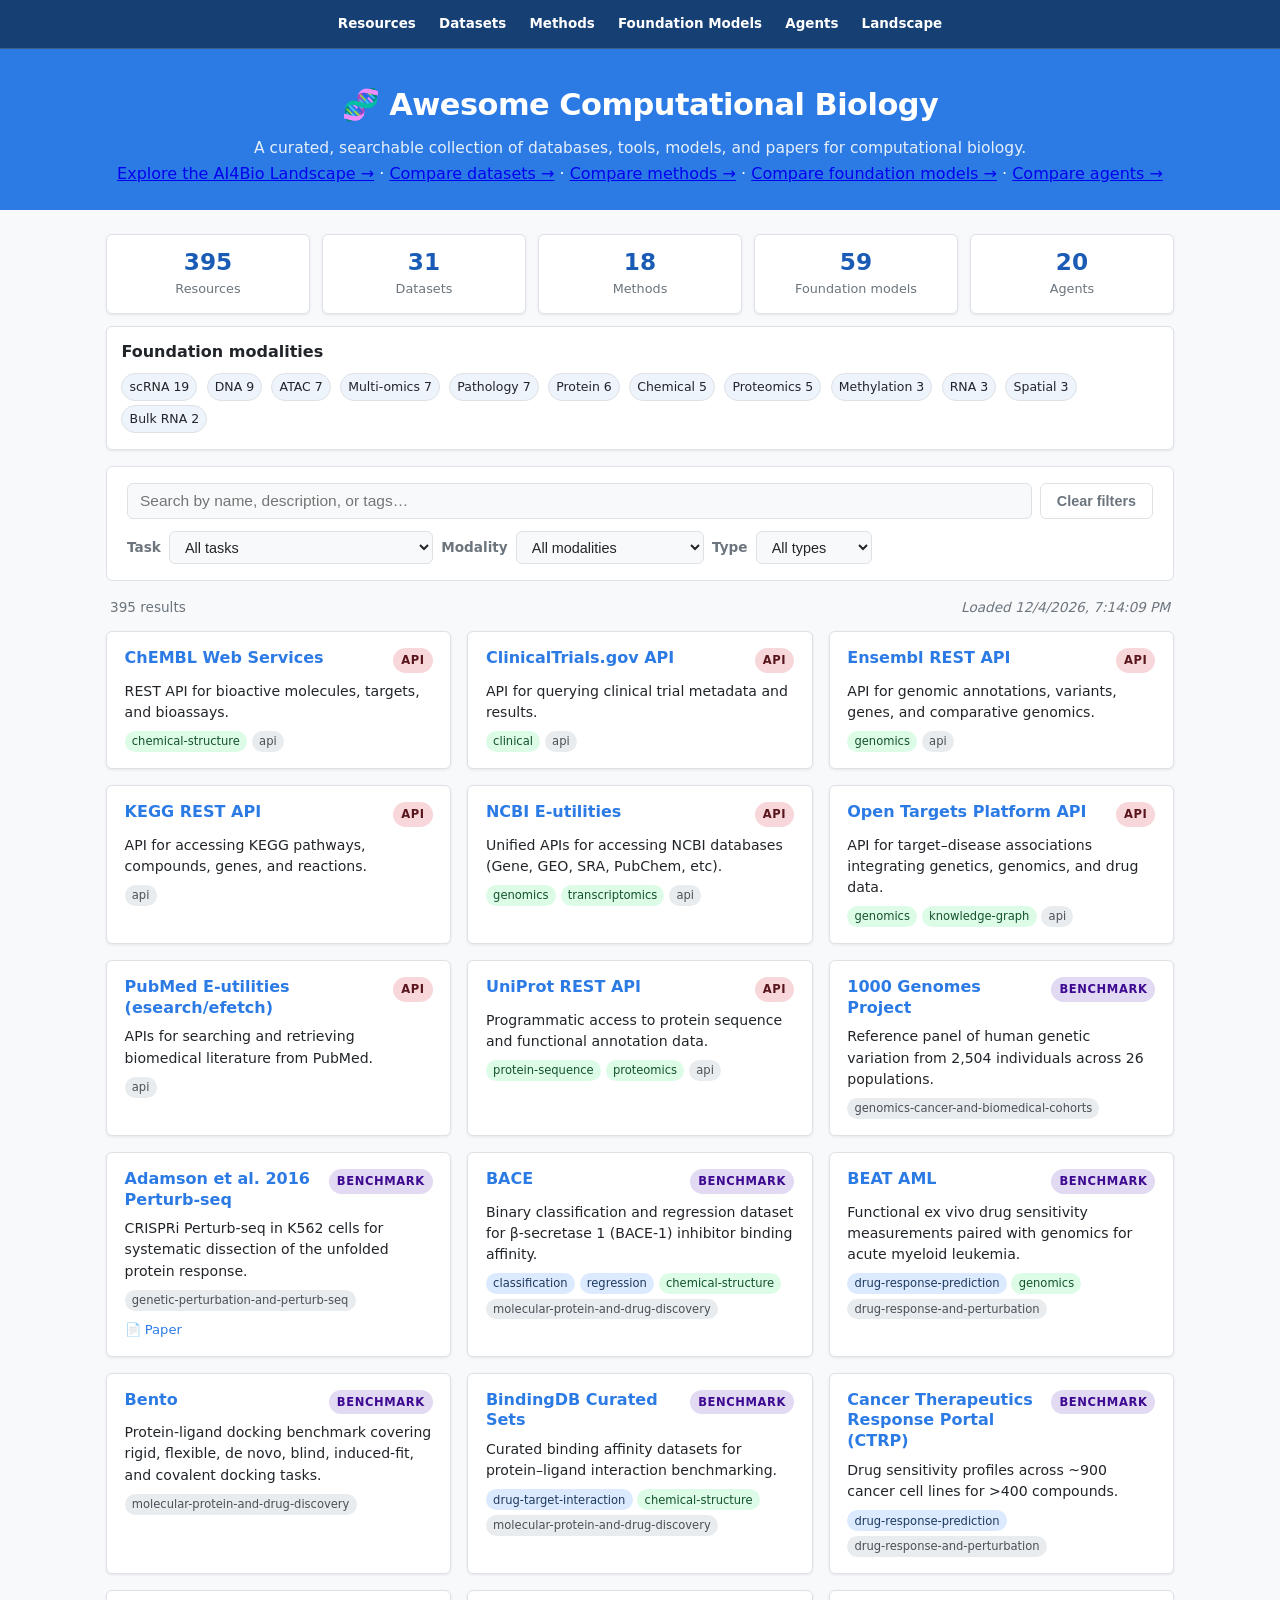
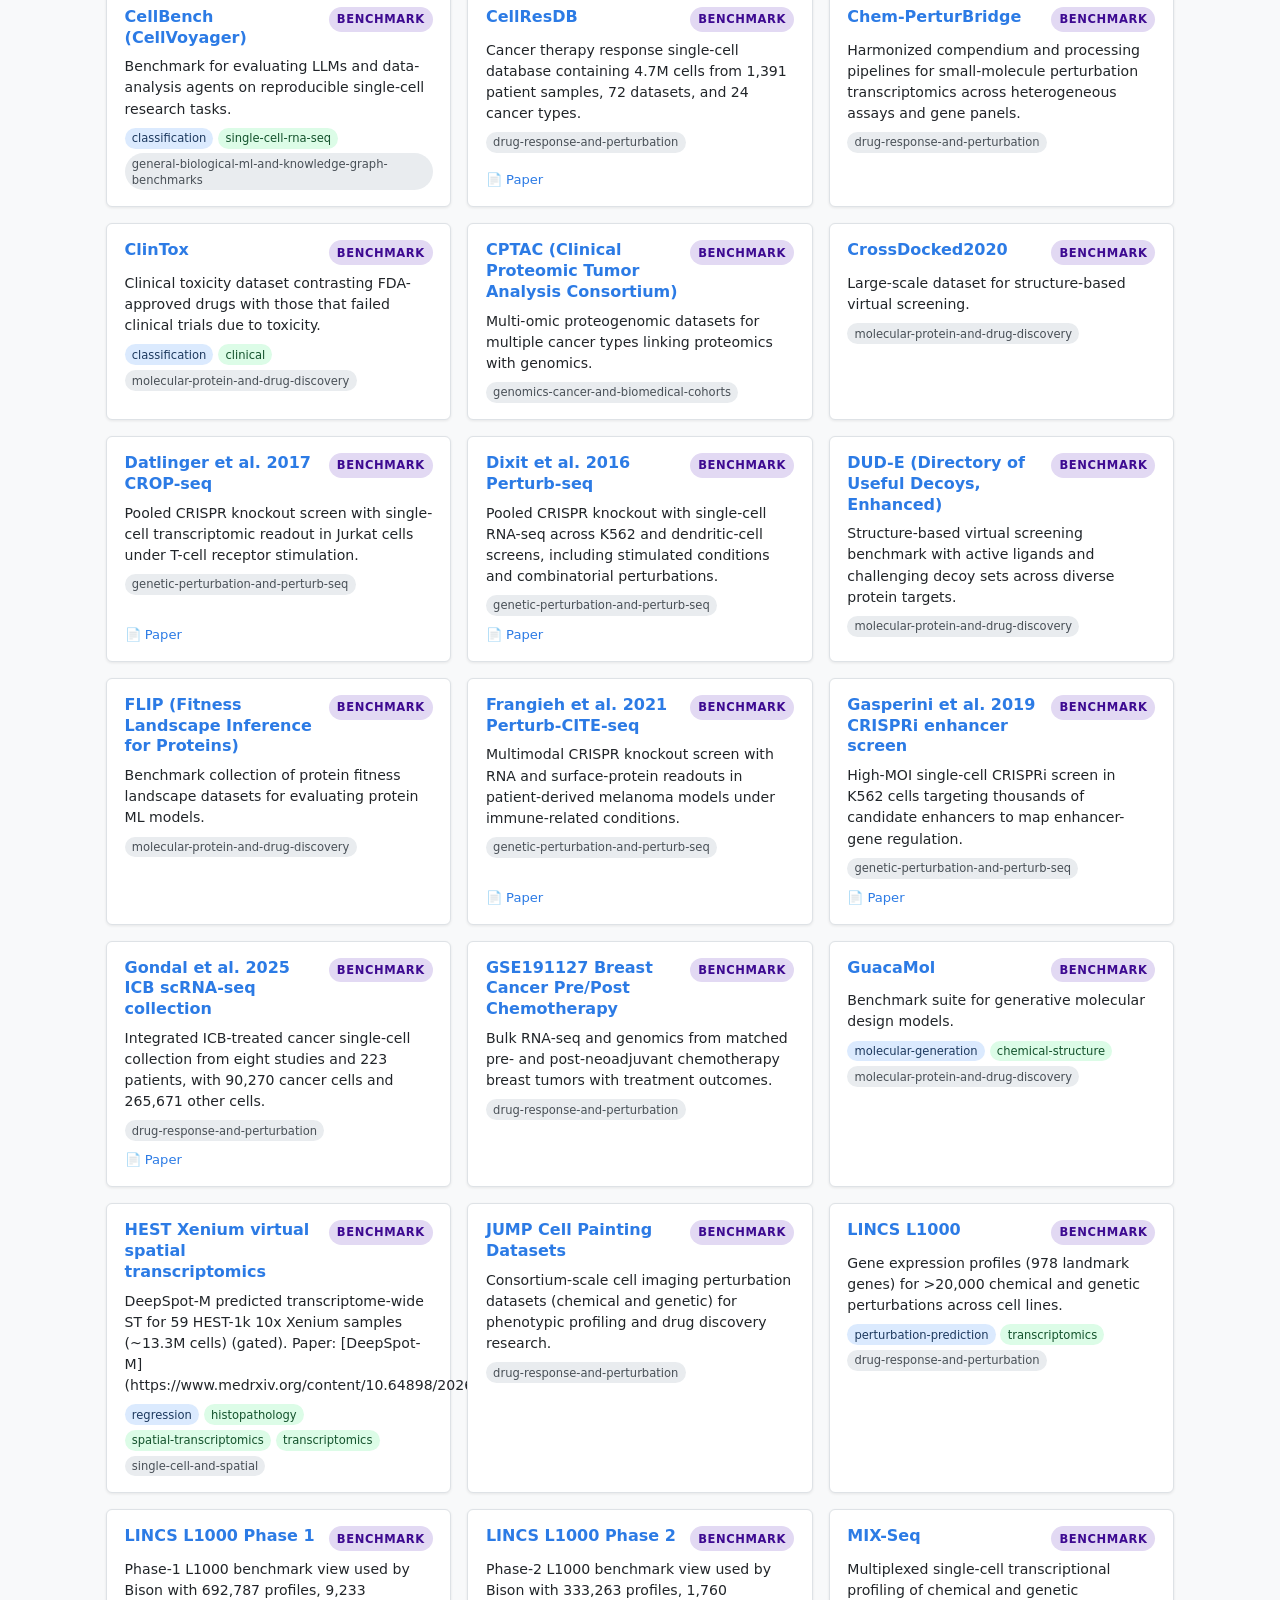
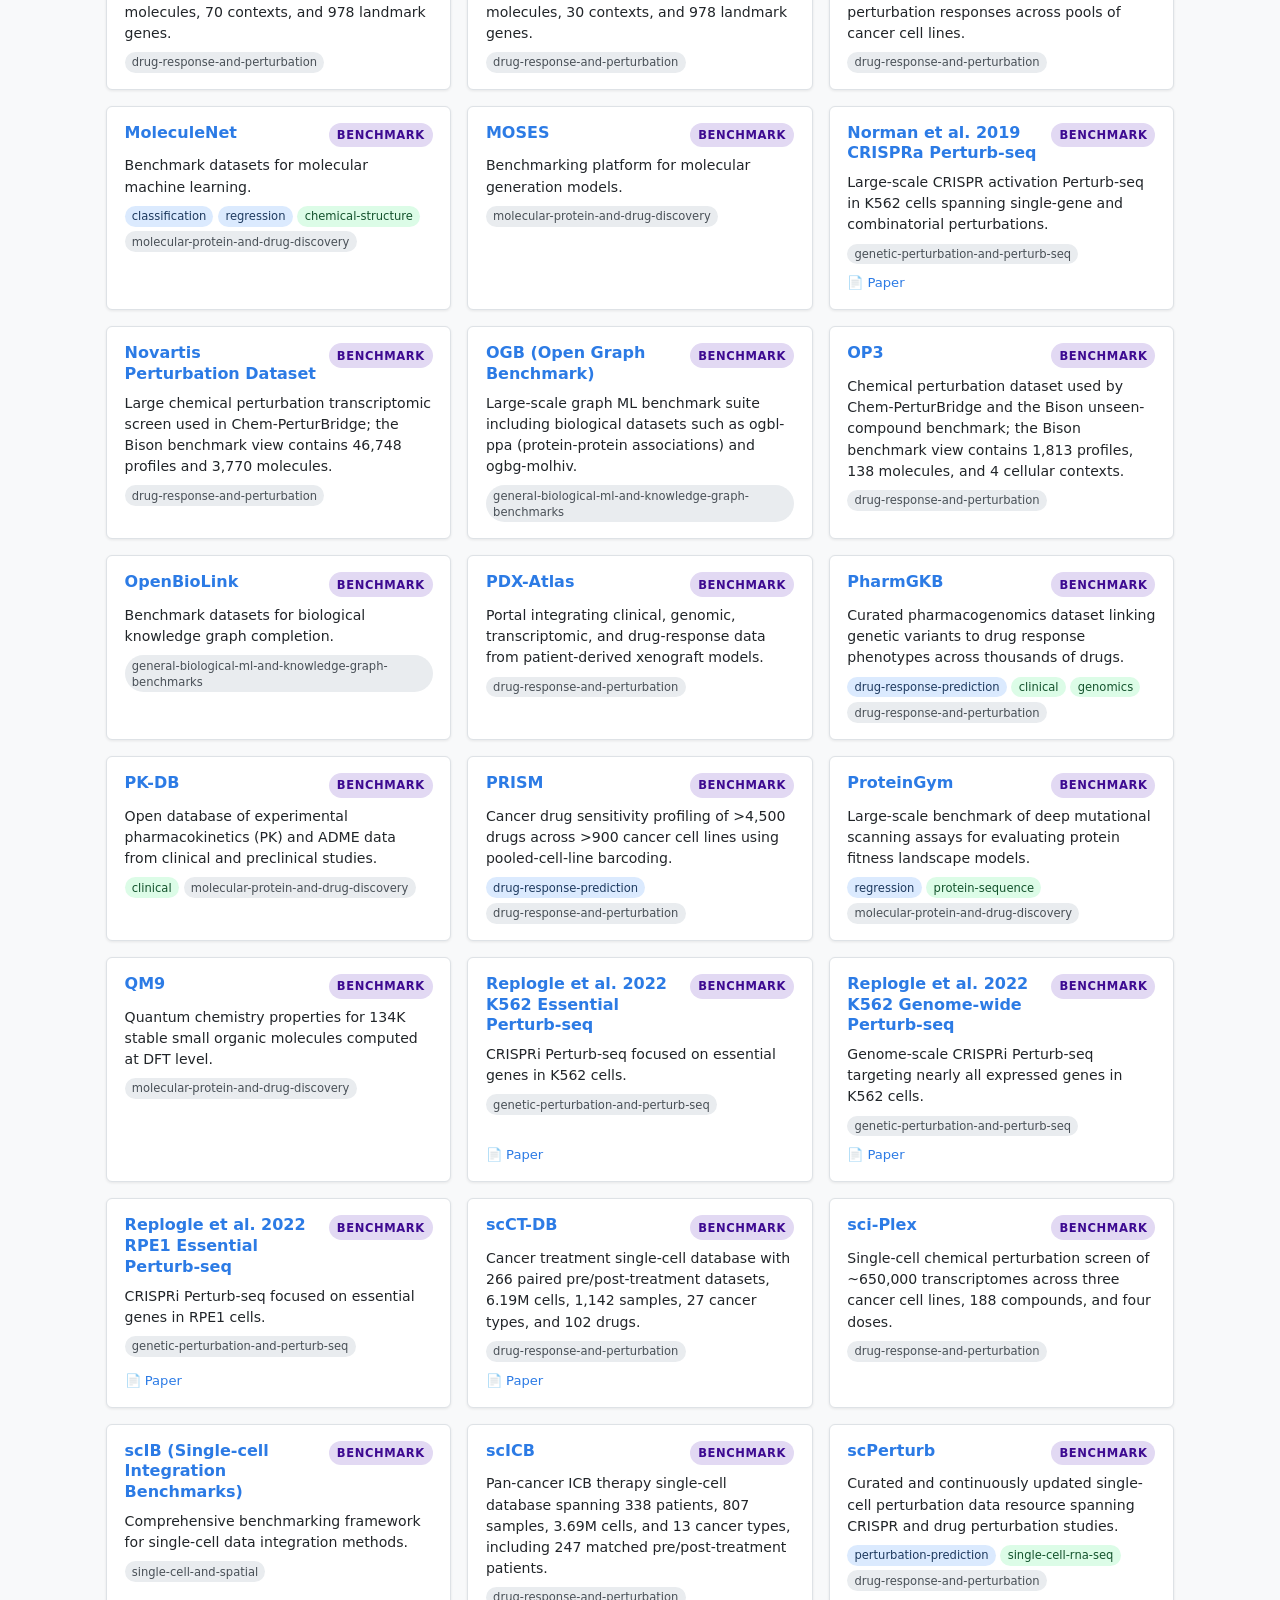
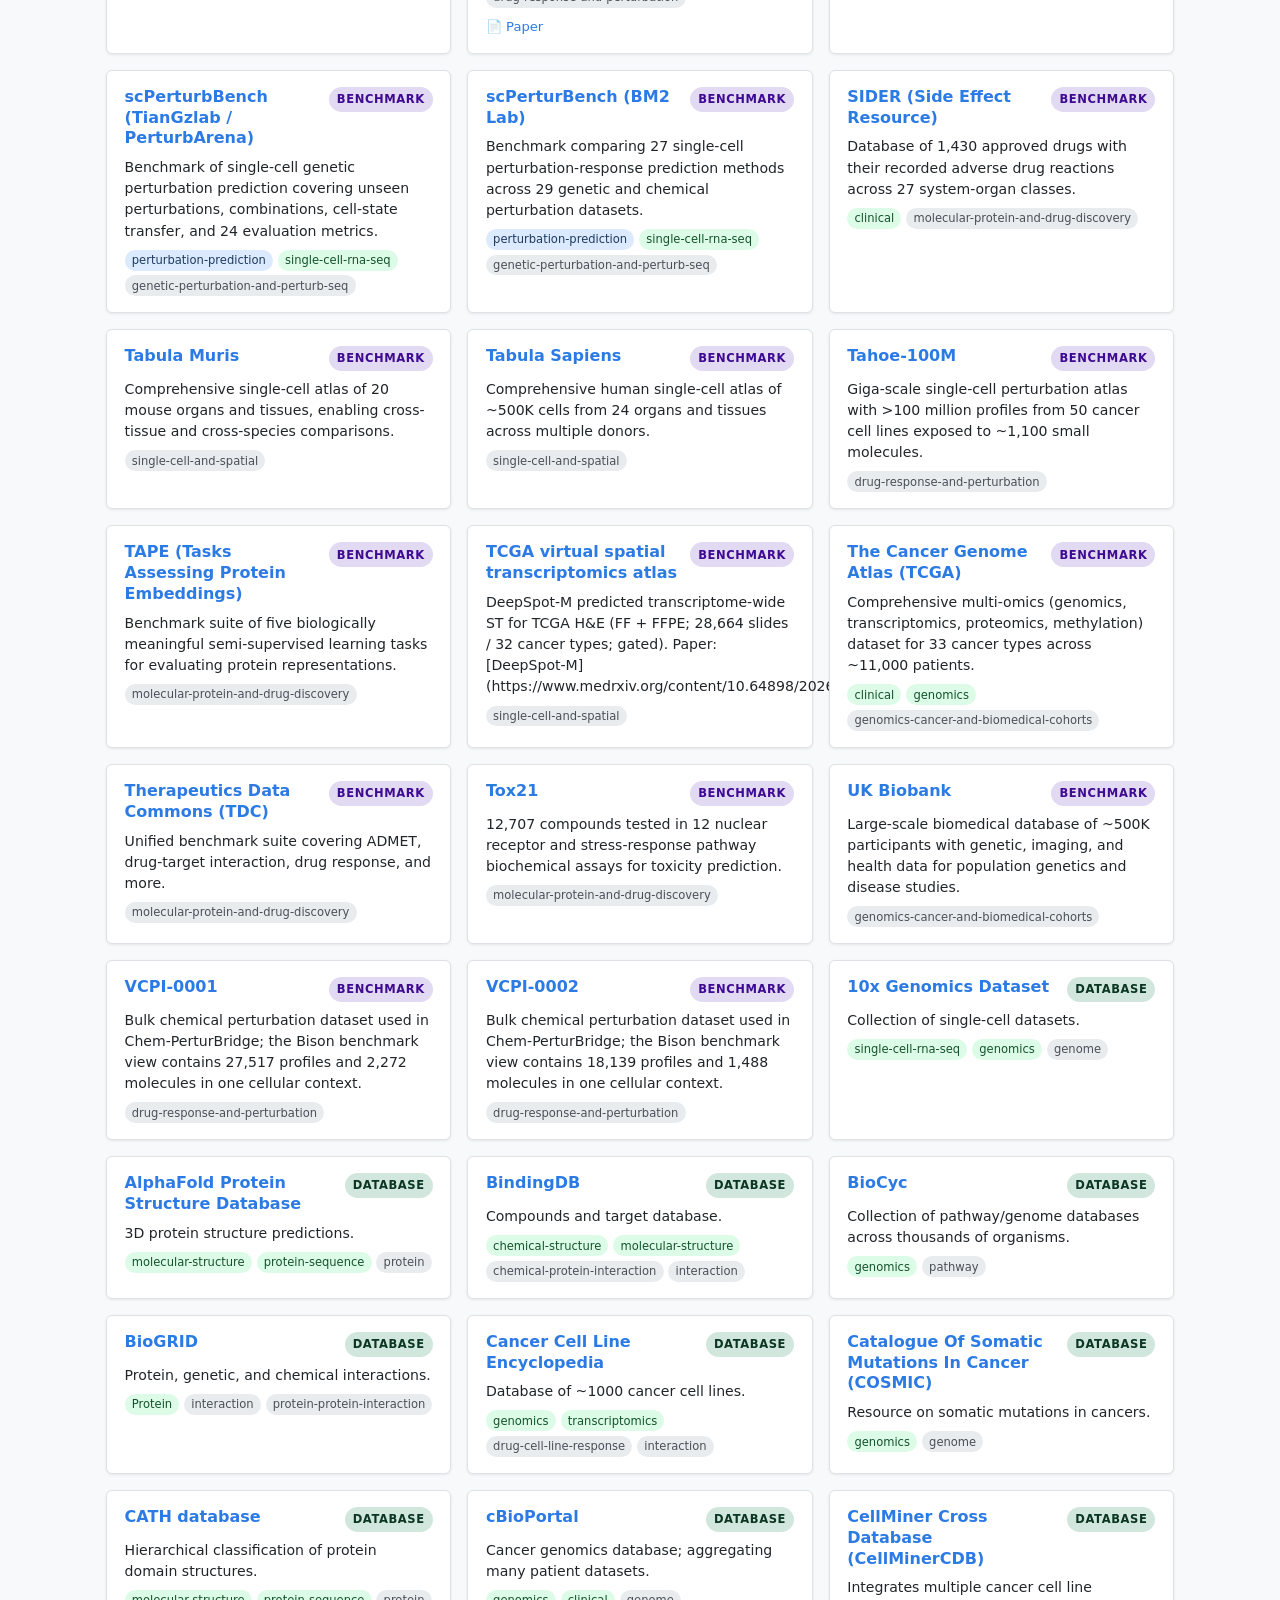
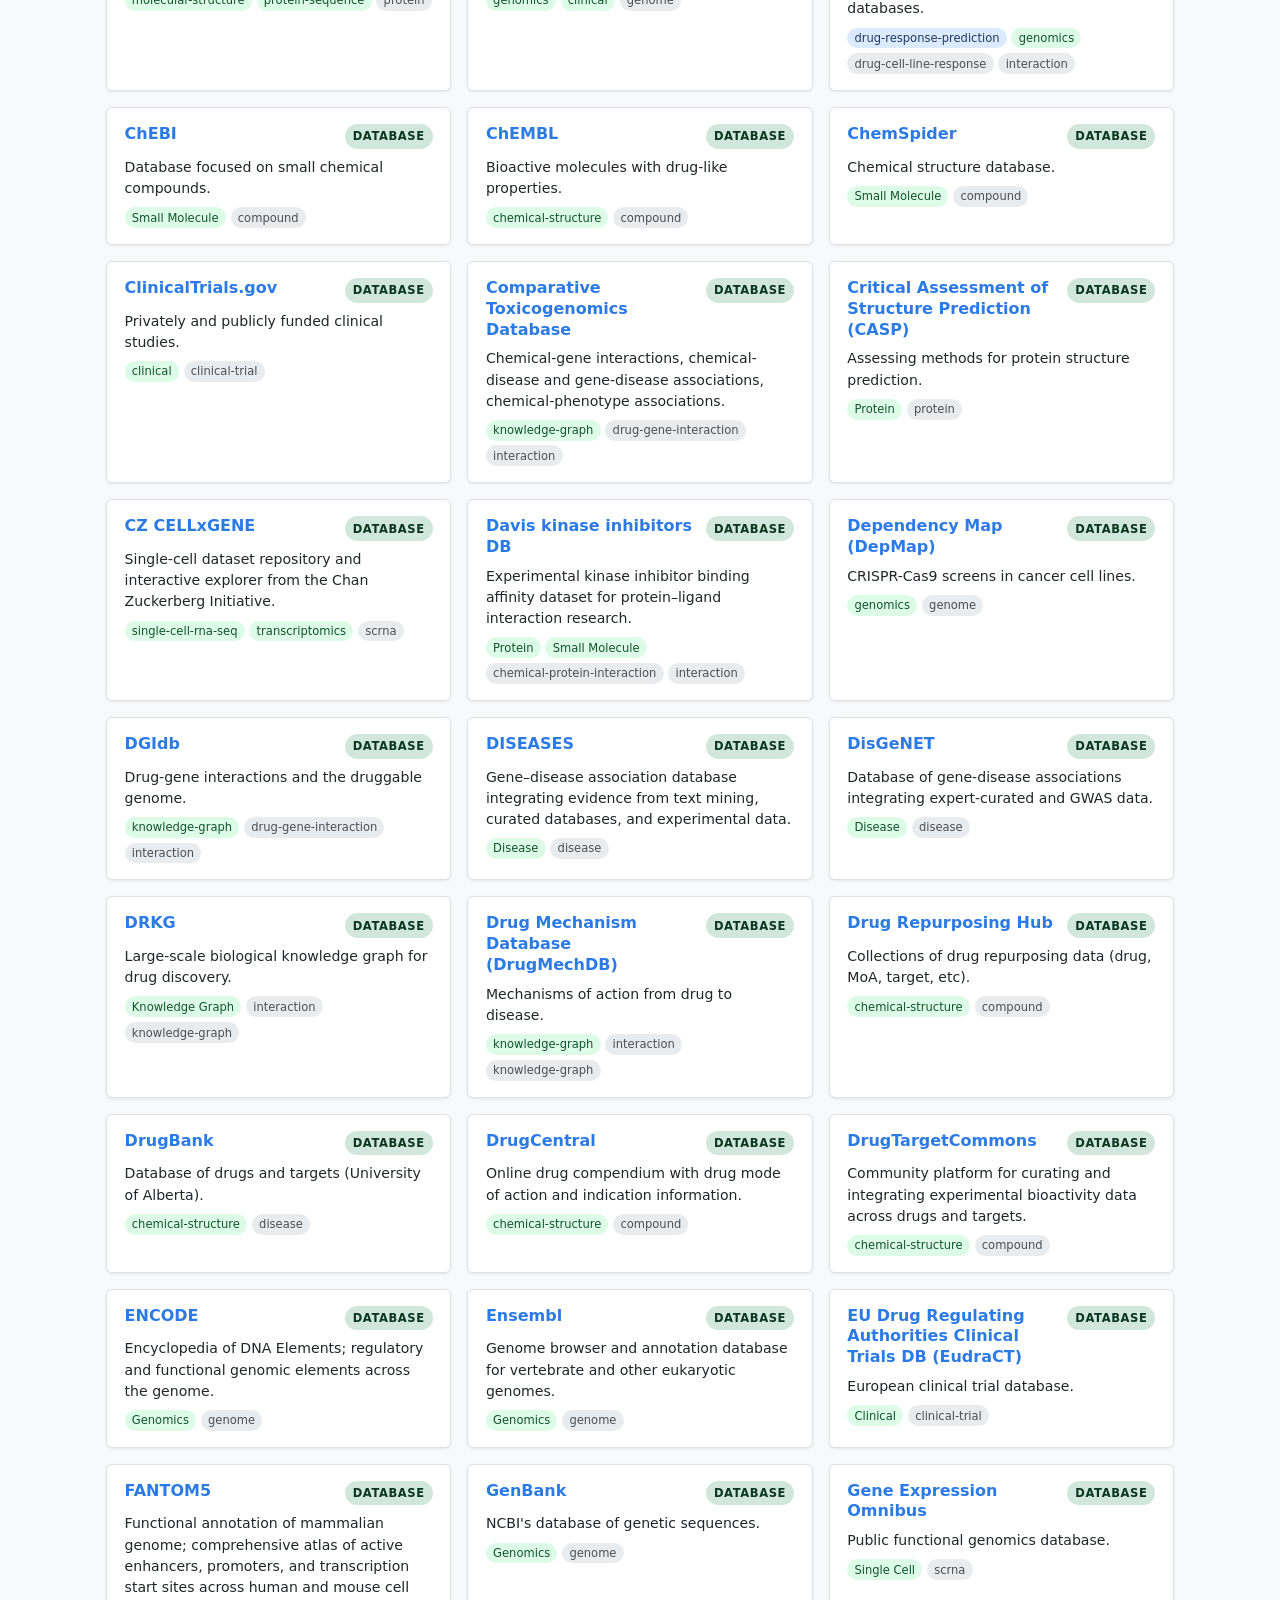
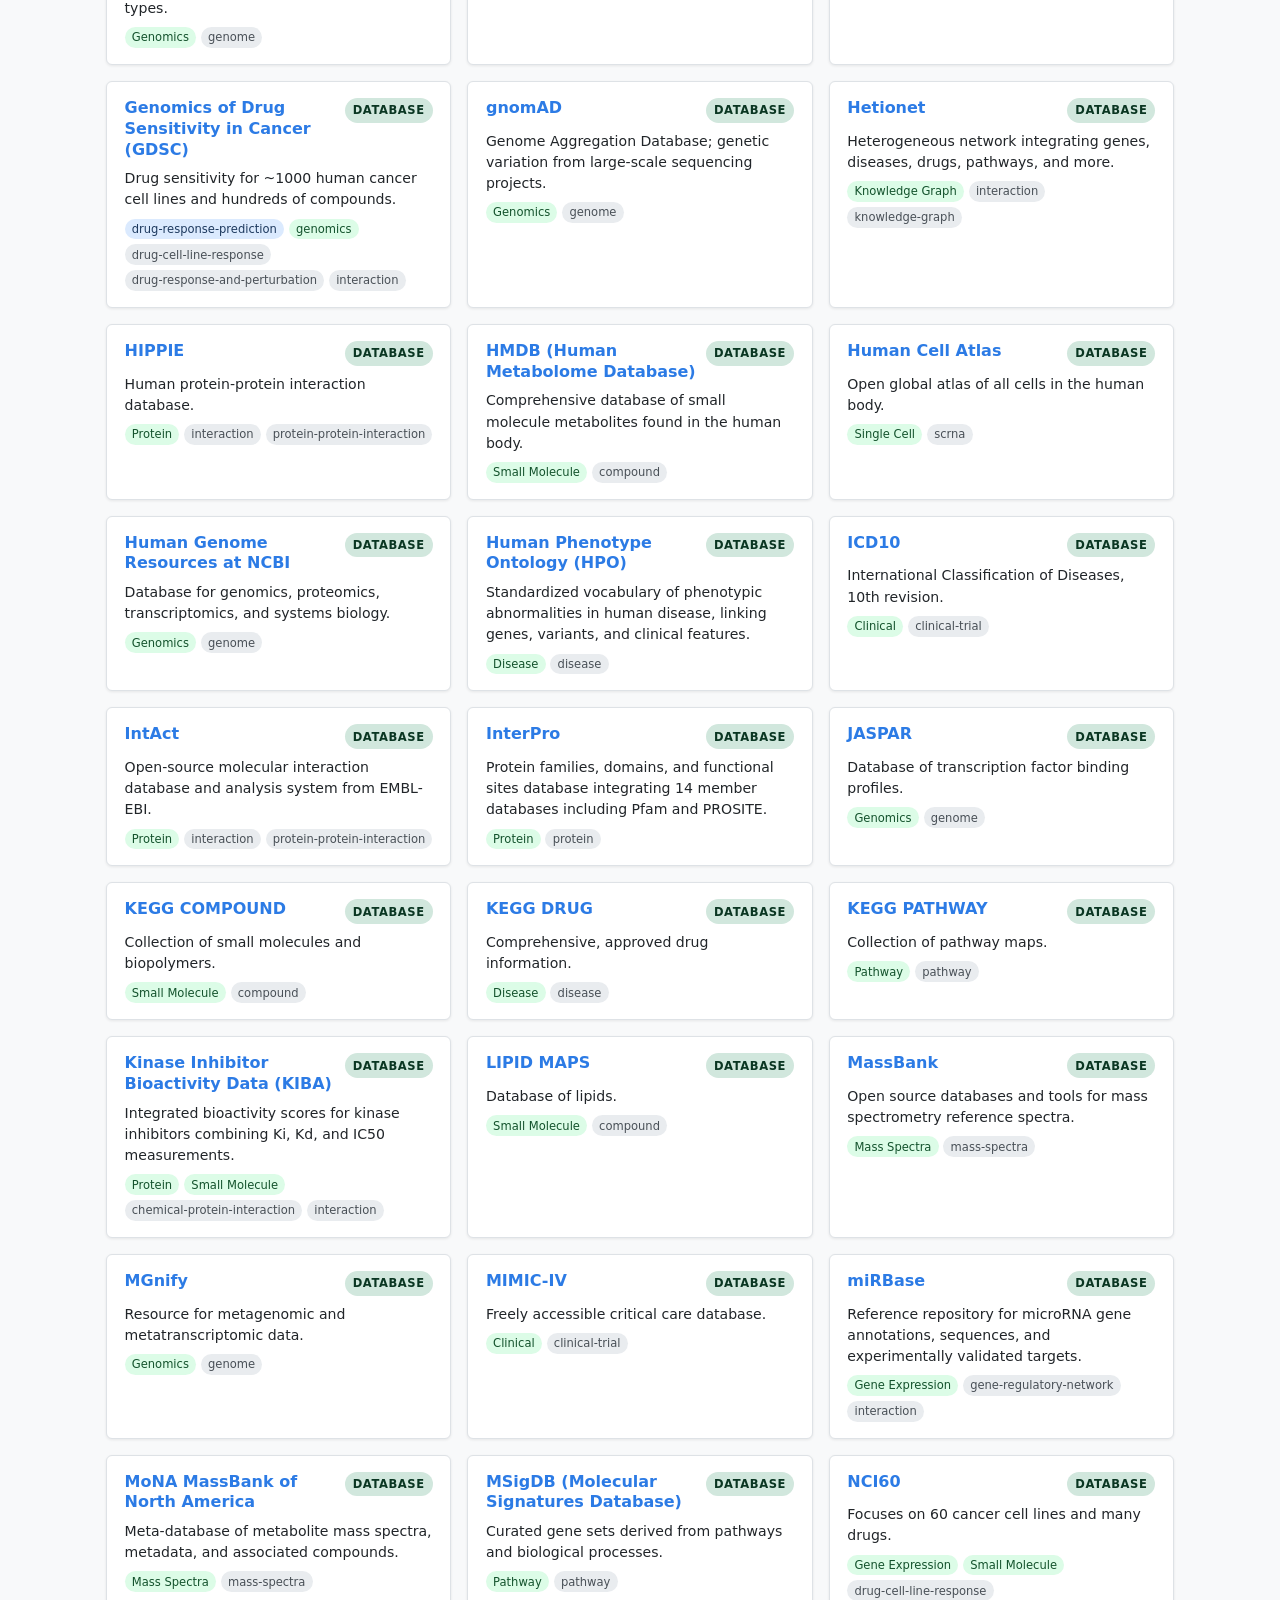
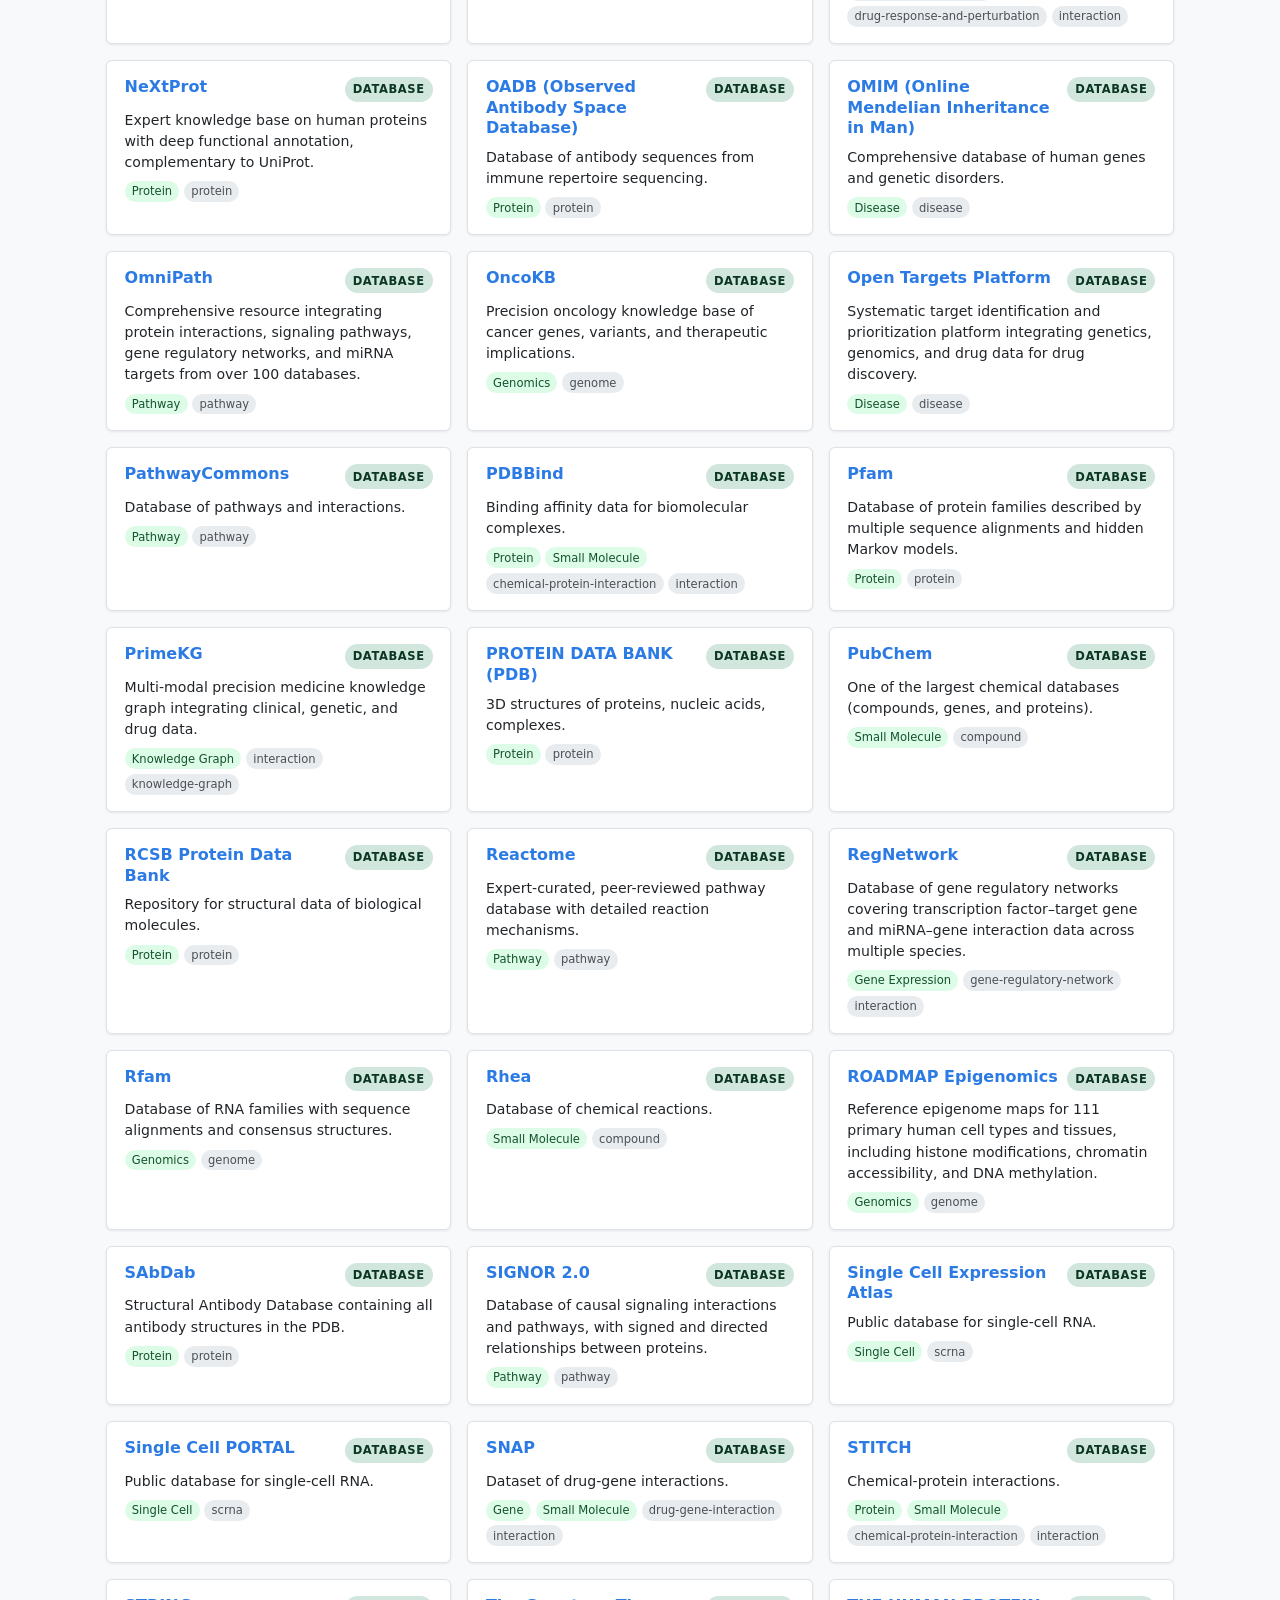
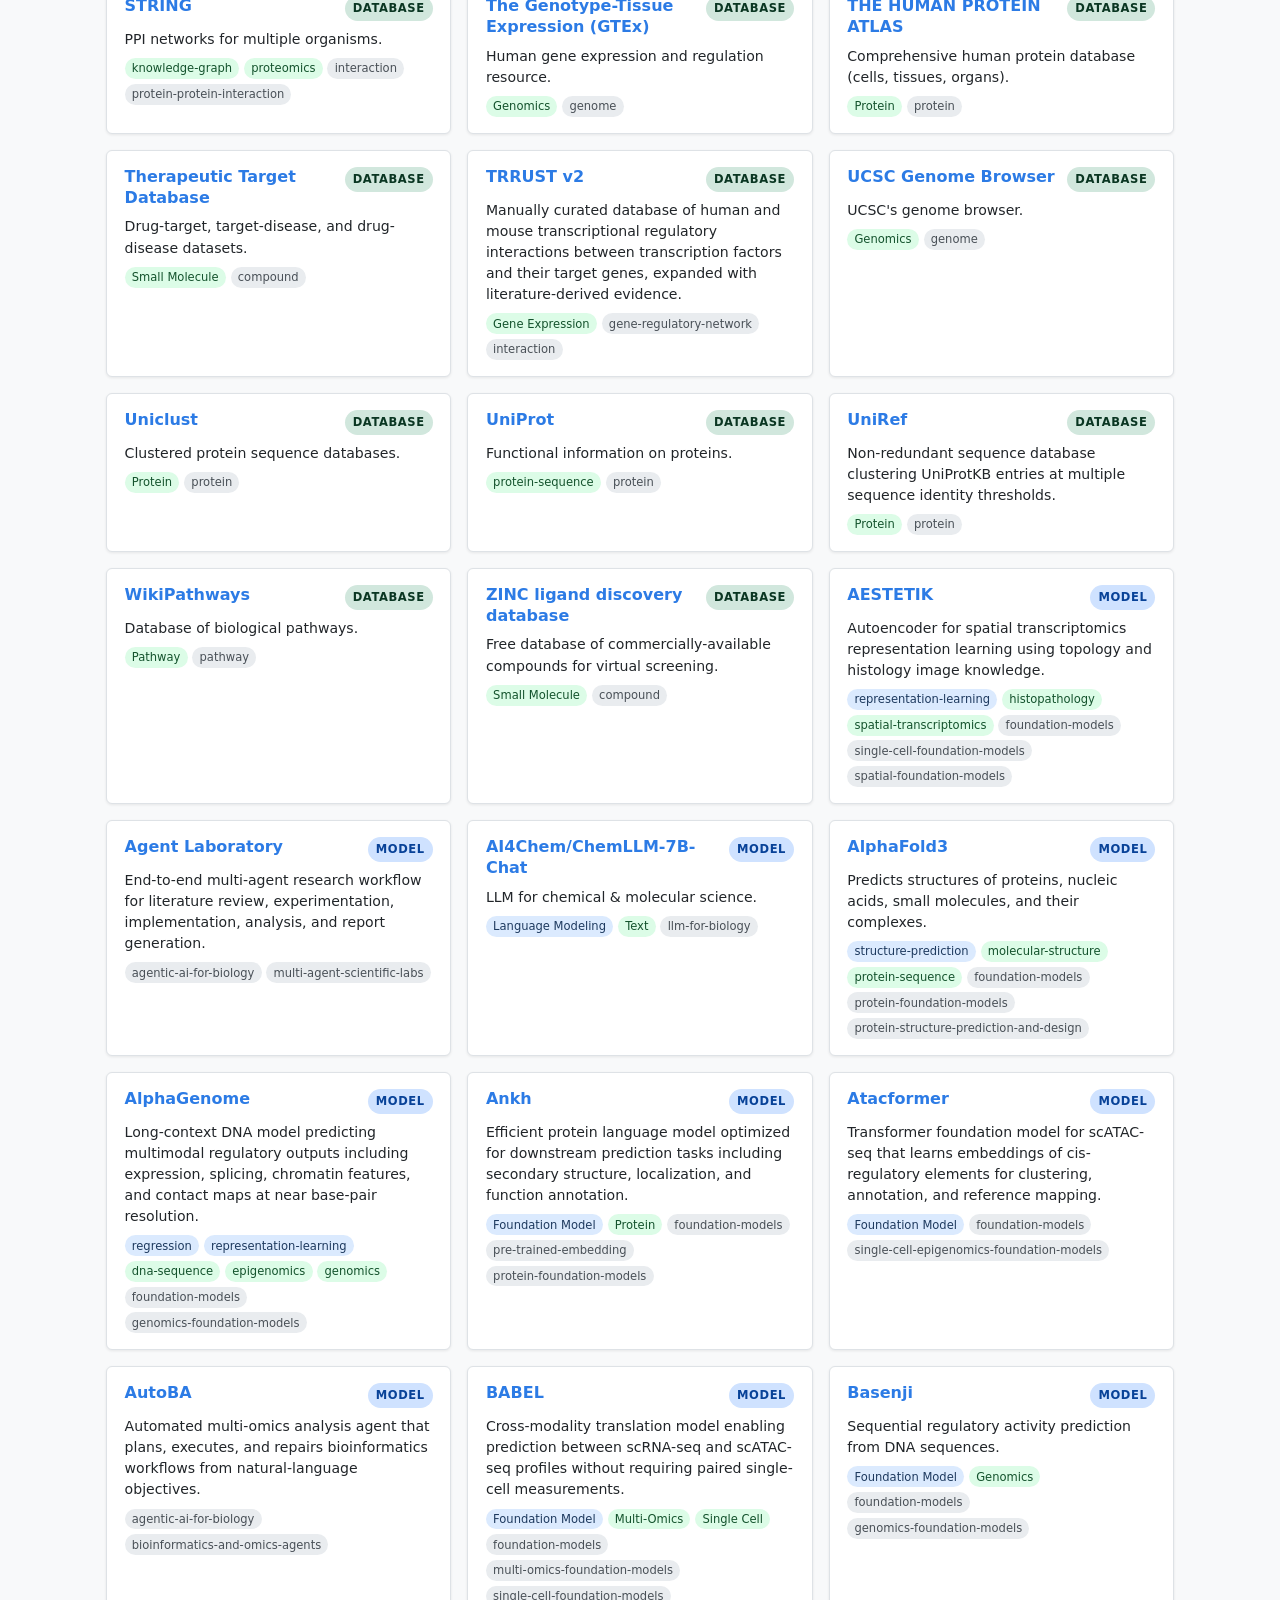
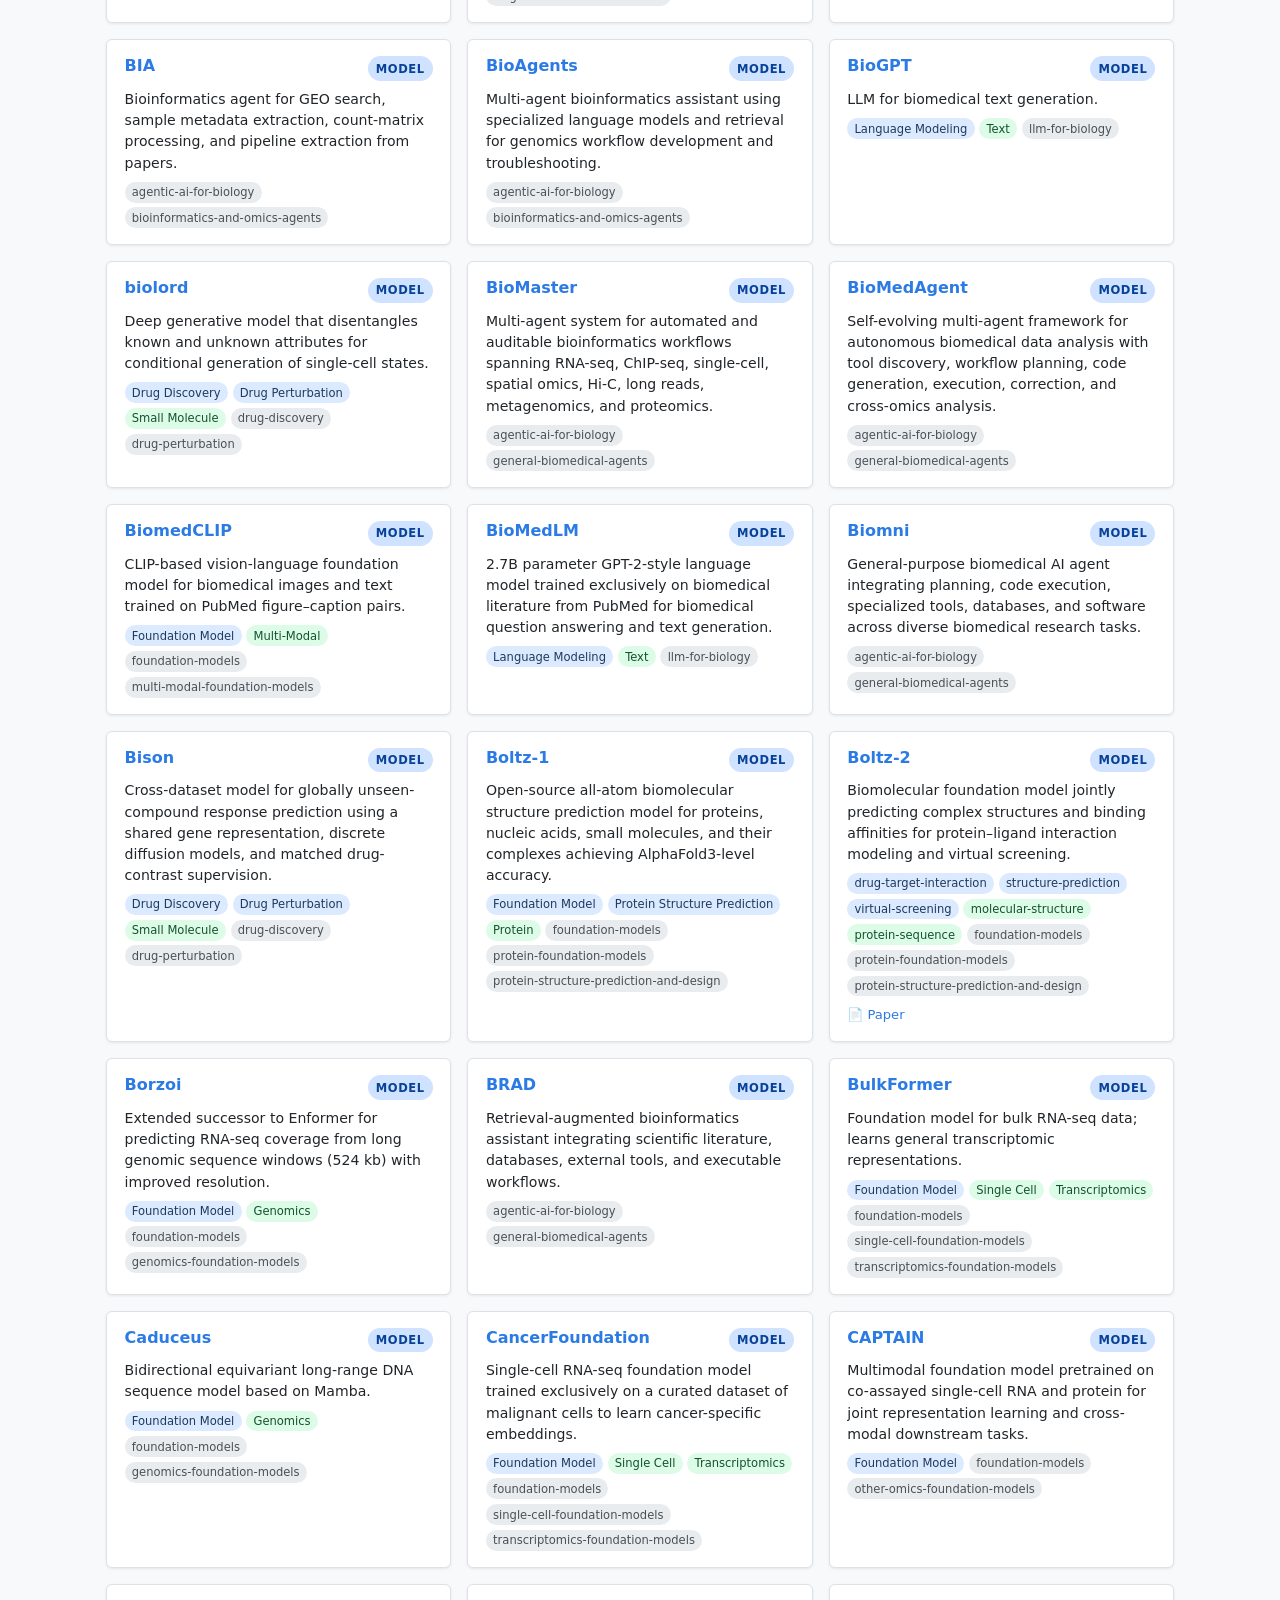
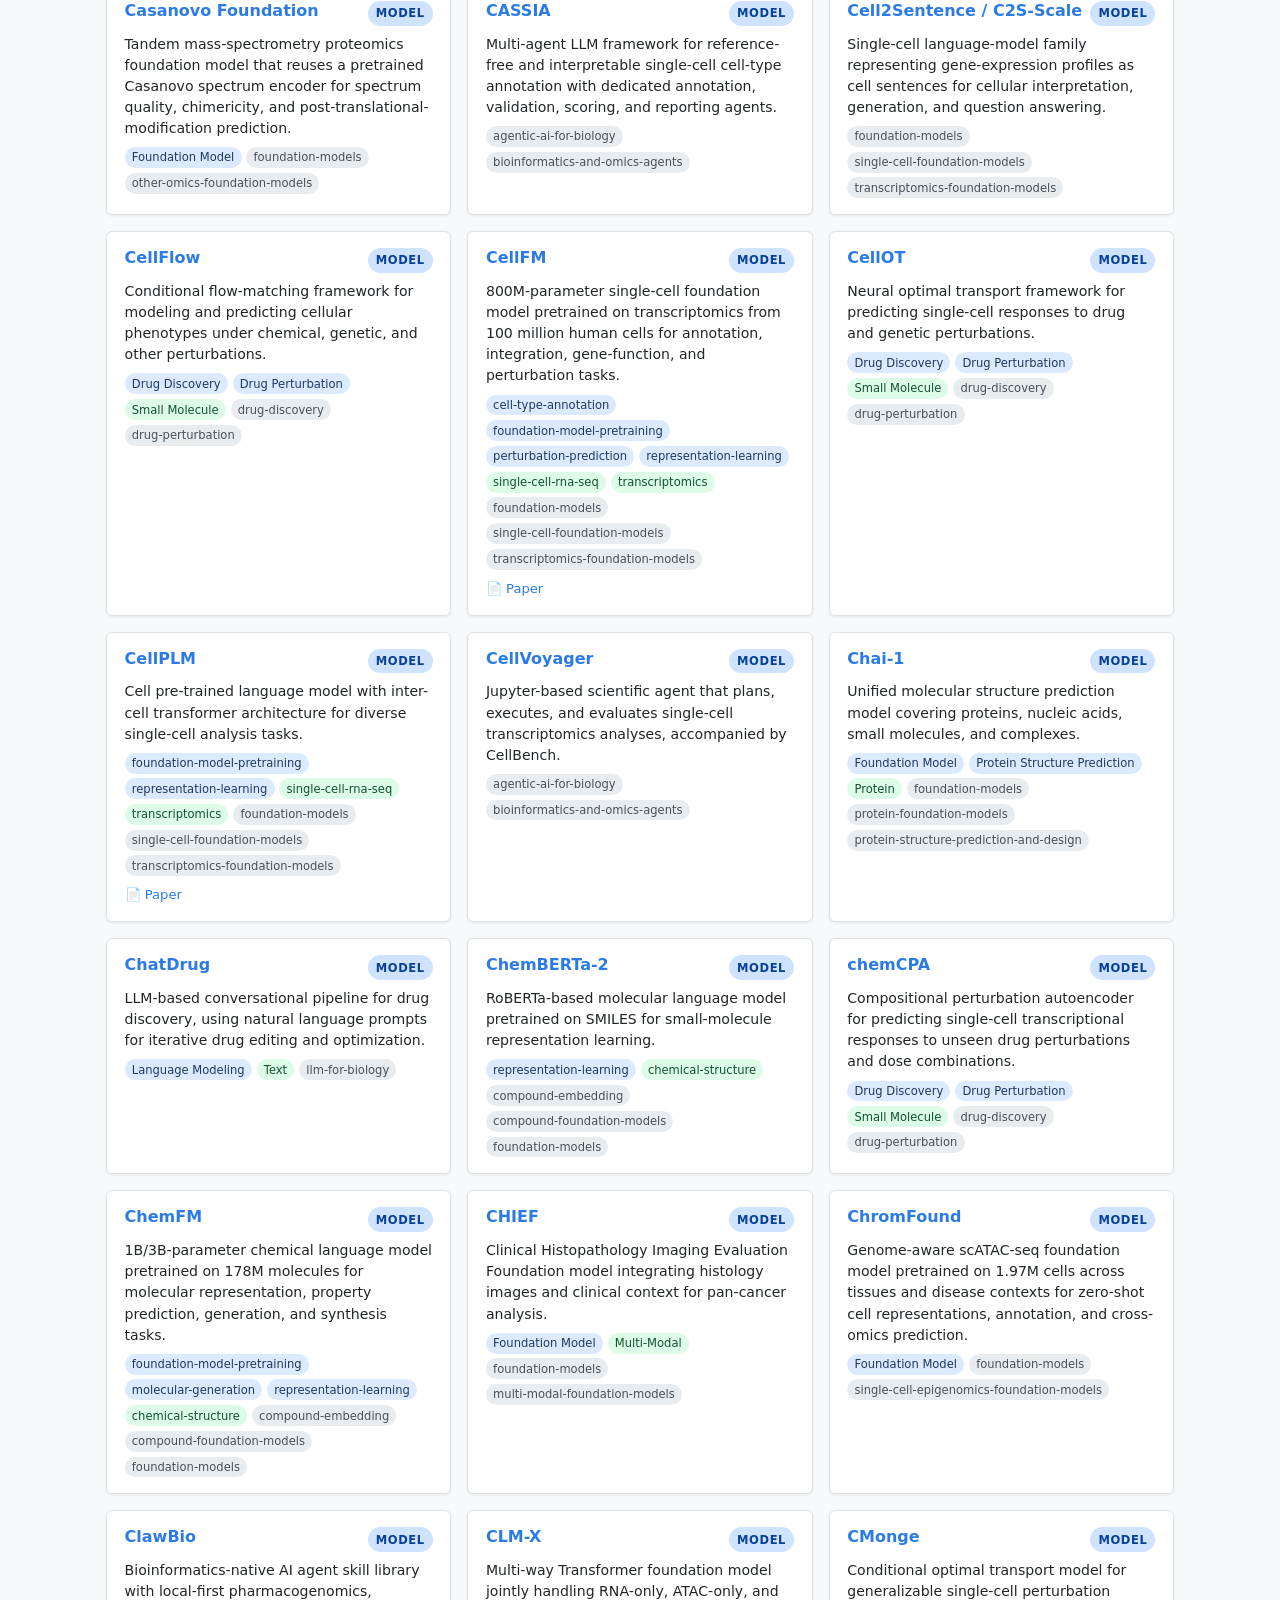
<file: docs/index.html>
<!DOCTYPE html>
<html lang="en">
<head>
  <meta charset="UTF-8" />
  <meta name="viewport" content="width=device-width, initial-scale=1.0" />
  <title>Awesome Computational Biology</title>
  <link rel="stylesheet" href="styles.css" />
</head>
<body>
  <nav class="site-nav" aria-label="Primary navigation">
    <a href="index.html">Resources</a>
    <a href="dataset-explorer.html">Datasets</a>
    <a href="method-explorer.html">Methods</a>
    <a href="foundation-explorer.html">Foundation Models</a>
    <a href="agent-explorer.html">Agents</a>
    <a href="landscape.html">Landscape</a>
  </nav>
  <header>
    <h1>🧬 Awesome Computational Biology</h1>
    <p class="subtitle">A curated, searchable collection of databases, tools, models, and papers for computational biology.</p>
    <p><a href="landscape.html">Explore the AI4Bio Landscape →</a> · <a href="dataset-explorer.html">Compare datasets →</a> · <a href="method-explorer.html">Compare methods →</a> · <a href="foundation-explorer.html">Compare foundation models →</a> · <a href="agent-explorer.html">Compare agents →</a></p>
  </header>

  <main>
    <section id="overview-dashboard" class="overview-dashboard" aria-label="Resource overview">
      <article><strong id="overview-total">—</strong><span>Resources</span></article>
      <article><strong id="overview-datasets">—</strong><span>Datasets</span></article>
      <article><strong id="overview-methods">—</strong><span>Methods</span></article>
      <article><strong id="overview-foundations">—</strong><span>Foundation models</span></article>
      <article><strong id="overview-agents">—</strong><span>Agents</span></article>
      <div class="overview-modalities">
        <strong>Foundation modalities</strong>
        <div id="overview-modality-list" class="overview-modality-list">Loading…</div>
      </div>
    </section>

    <section class="controls" aria-label="Search and filter controls">
      <div class="search-row">
        <input
          type="search"
          id="search"
          placeholder="Search by name, description, or tags…"
          aria-label="Search resources"
          autocomplete="off"
        />
        <button id="clear-btn" type="button" aria-label="Clear all filters">Clear filters</button>
      </div>

      <div class="filter-row">
        <label for="filter-task">Task</label>
        <select id="filter-task" aria-label="Filter by task">
          <option value="">All tasks</option>
        </select>

        <label for="filter-modality">Modality</label>
        <select id="filter-modality" aria-label="Filter by modality">
          <option value="">All modalities</option>
        </select>

        <label for="filter-type">Type</label>
        <select id="filter-type" aria-label="Filter by type">
          <option value="">All types</option>
        </select>
      </div>
    </section>

    <section class="status-bar" aria-live="polite">
      <span id="result-count">Loading…</span>
      <span id="load-time" class="load-time"></span>
    </section>

    <section id="results" aria-label="Resource results"></section>
  </main>

  <footer>
    <p>
      View on <a href="https://github.com/inoue0426/awesome-computational-biology" target="_blank" rel="noopener noreferrer">GitHub</a>
      · <a href="landscape.html">AI4Bio Landscape</a>
      · <a href="overview.html">Resource Overview</a>
      · <a href="dataset-explorer.html">Dataset Explorer</a>
      · <a href="method-explorer.html">Method Explorer</a>
      · <a href="foundation-explorer.html">Foundation Model Explorer</a>
      · <a href="agent-explorer.html">Agent Explorer</a>
      · Data from <code>data/resources.json</code>
    </p>
  </footer>

  <script src="app.js"></script>
</body>
</html>
</file>
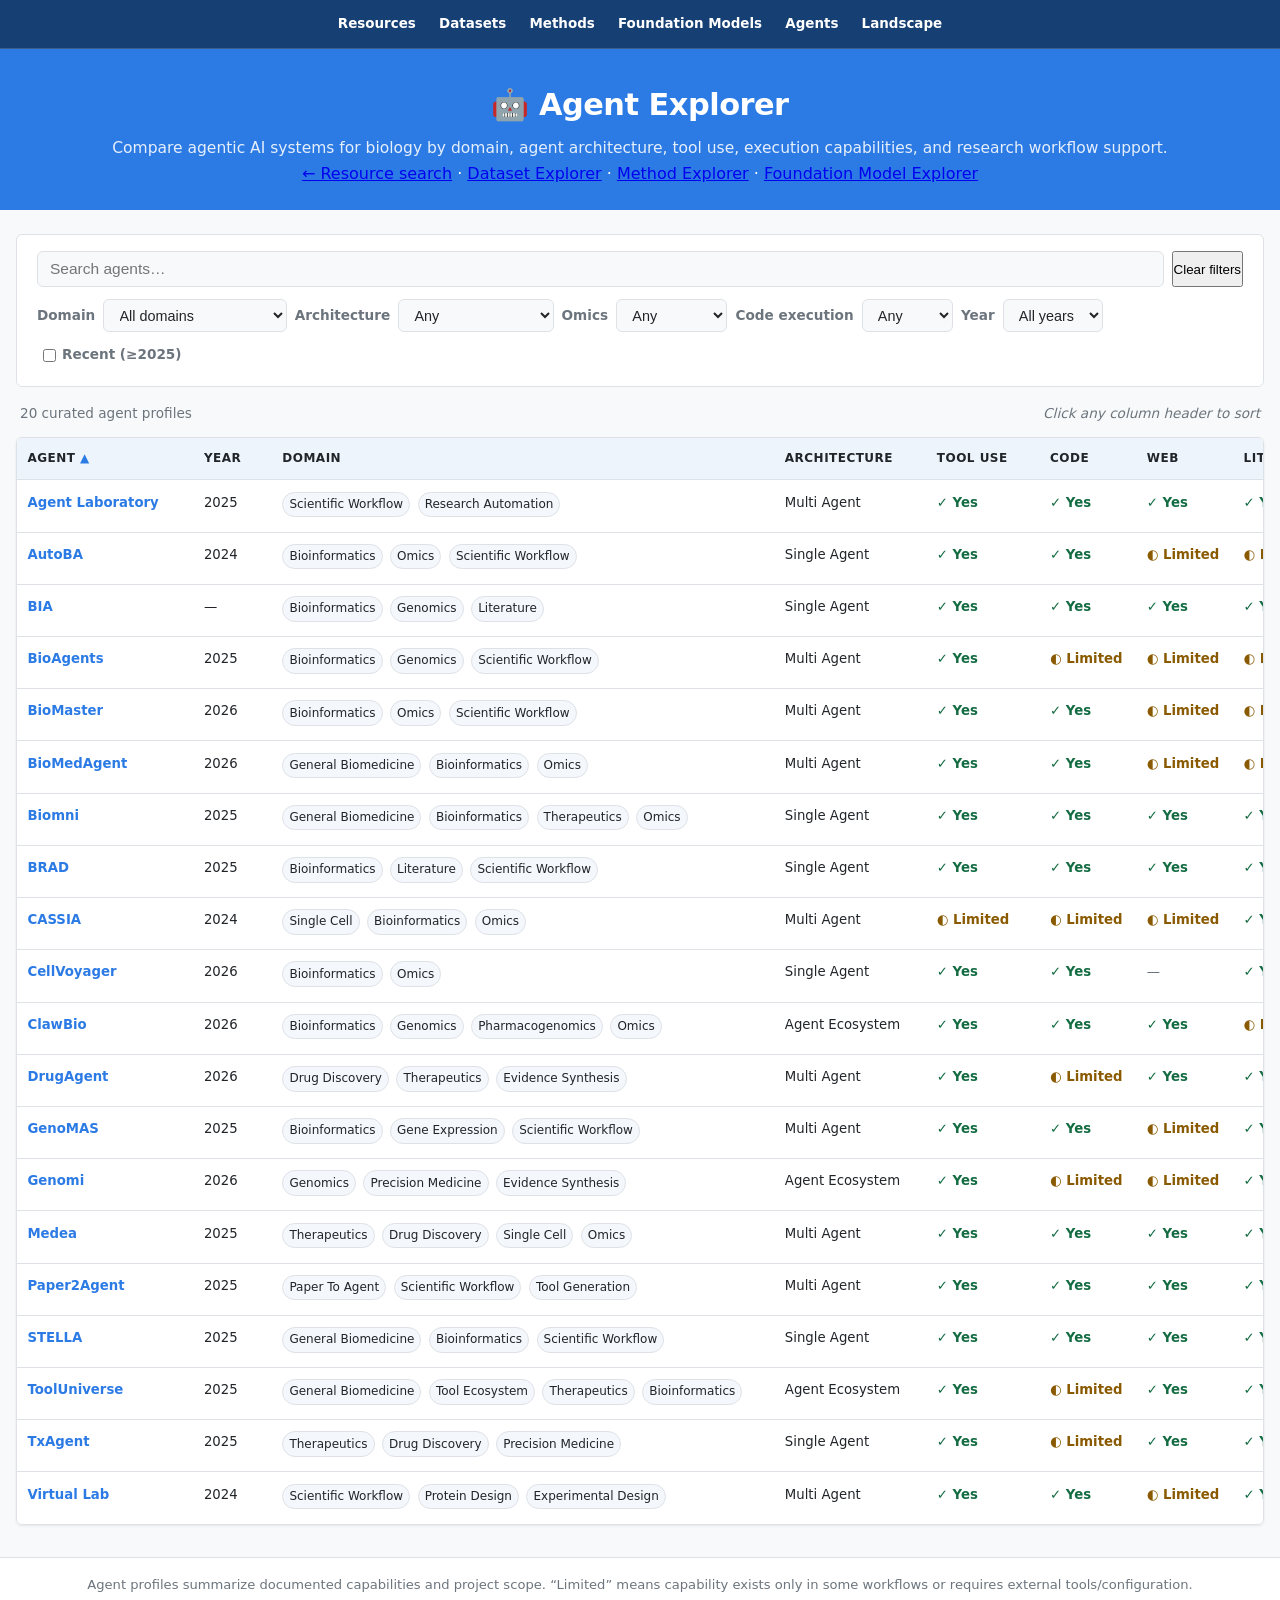
<file: docs/agent-explorer.html>
<!DOCTYPE html>
<html lang="en">
<head>
  <meta charset="UTF-8" />
  <meta name="viewport" content="width=device-width, initial-scale=1.0" />
  <title>Agent Explorer · Awesome Computational Biology</title>
  <link rel="stylesheet" href="styles.css" />
  <link rel="stylesheet" href="agent-explorer.css" />
</head>
<body>
  <nav class="site-nav" aria-label="Primary navigation">
    <a href="index.html">Resources</a>
    <a href="dataset-explorer.html">Datasets</a>
    <a href="method-explorer.html">Methods</a>
    <a href="foundation-explorer.html">Foundation Models</a>
    <a href="agent-explorer.html">Agents</a>
    <a href="landscape.html">Landscape</a>
  </nav>
  <header>
    <h1>🤖 Agent Explorer</h1>
    <p class="subtitle">Compare agentic AI systems for biology by domain, agent architecture, tool use, execution capabilities, and research workflow support.</p>
    <p><a href="index.html">← Resource search</a> · <a href="dataset-explorer.html">Dataset Explorer</a> · <a href="method-explorer.html">Method Explorer</a> · <a href="foundation-explorer.html">Foundation Model Explorer</a></p>
  </header>

  <main class="agent-main">
    <section class="controls agent-controls" aria-label="Agent filters">
      <div class="search-row">
        <input id="agent-search" type="search" placeholder="Search agents…" autocomplete="off" />
        <button id="agent-clear" type="button">Clear filters</button>
      </div>
      <div class="filter-row">
        <label for="agent-domain">Domain</label>
        <select id="agent-domain"><option value="">All domains</option></select>

        <label for="agent-architecture">Architecture</label>
        <select id="agent-architecture">
          <option value="">Any</option>
          <option value="single-agent">Single-agent</option>
          <option value="multi-agent">Multi-agent</option>
          <option value="agent-ecosystem">Agent ecosystem</option>
        </select>

        <label for="agent-omics">Omics</label>
        <select id="agent-omics">
          <option value="">Any</option>
          <option value="yes">Supported</option>
          <option value="limited">Limited</option>
          <option value="no">No</option>
        </select>

        <label for="agent-code">Code execution</label>
        <select id="agent-code">
          <option value="">Any</option>
          <option value="yes">Yes</option>
          <option value="limited">Limited</option>
          <option value="no">No</option>
        </select>

        <label for="agent-year">Year</label>
        <select id="agent-year"><option value="">All years</option></select>
              <label class="recent-toggle" for="agent-recent">
          <input id="agent-recent" type="checkbox" />
          <span>Recent (≥2025)</span>
        </label>
      </div>
    </section>

    <section class="status-bar">
      <span id="agent-count">Loading…</span>
      <span class="load-time">Click any column header to sort</span>
    </section>

    <section class="agent-table-wrap" aria-label="Agent comparison table">
      <table class="agent-table">
        <thead>
          <tr>
            <th data-sort-key="name" aria-sort="ascending">Agent <span class="sort-indicator">▲</span></th>
            <th data-sort-key="year">Year <span class="sort-indicator"></span></th>
            <th data-sort-key="domains">Domain <span class="sort-indicator"></span></th>
            <th data-sort-key="architecture">Architecture <span class="sort-indicator"></span></th>
            <th data-sort-key="tool_use">Tool use <span class="sort-indicator"></span></th>
            <th data-sort-key="code_execution">Code <span class="sort-indicator"></span></th>
            <th data-sort-key="web_retrieval">Web <span class="sort-indicator"></span></th>
            <th data-sort-key="literature">Literature <span class="sort-indicator"></span></th>
            <th data-sort-key="omics">Omics <span class="sort-indicator"></span></th>
            <th data-sort-key="wet_lab">Wet-lab <span class="sort-indicator"></span></th>
            <th data-sort-key="autonomous_experiment">Autonomous experiment <span class="sort-indicator"></span></th>
            <th data-sort-key="human_in_loop">Human-in-loop <span class="sort-indicator"></span></th>
            <th data-sort-key="open_source">Open source <span class="sort-indicator"></span></th>
          </tr>
        </thead>
        <tbody id="agent-body"></tbody>
      </table>
    </section>
  </main>

  <footer>
    <p>Agent profiles summarize documented capabilities and project scope. “Limited” means capability exists only in some workflows or requires external tools/configuration.</p>
  </footer>

  <script src="agent-explorer.js"></script>
</body>
</html>
</file>
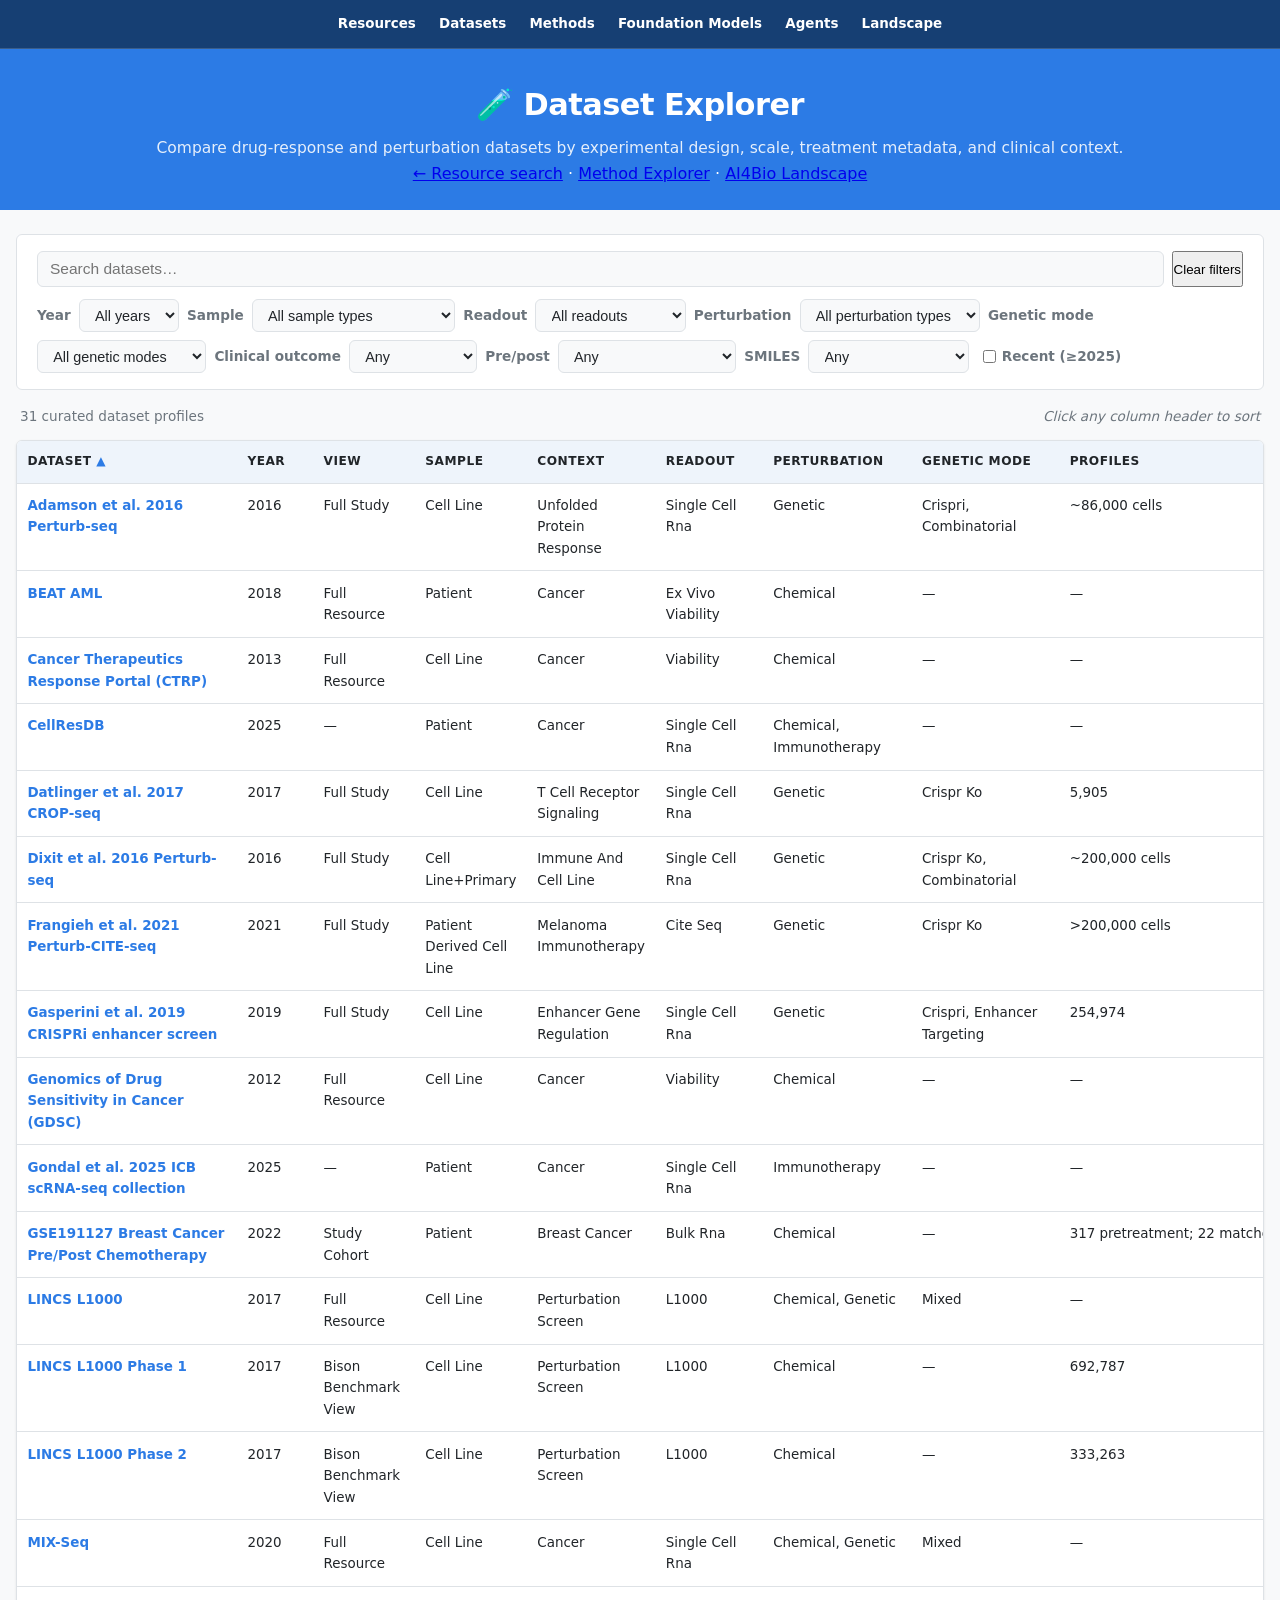
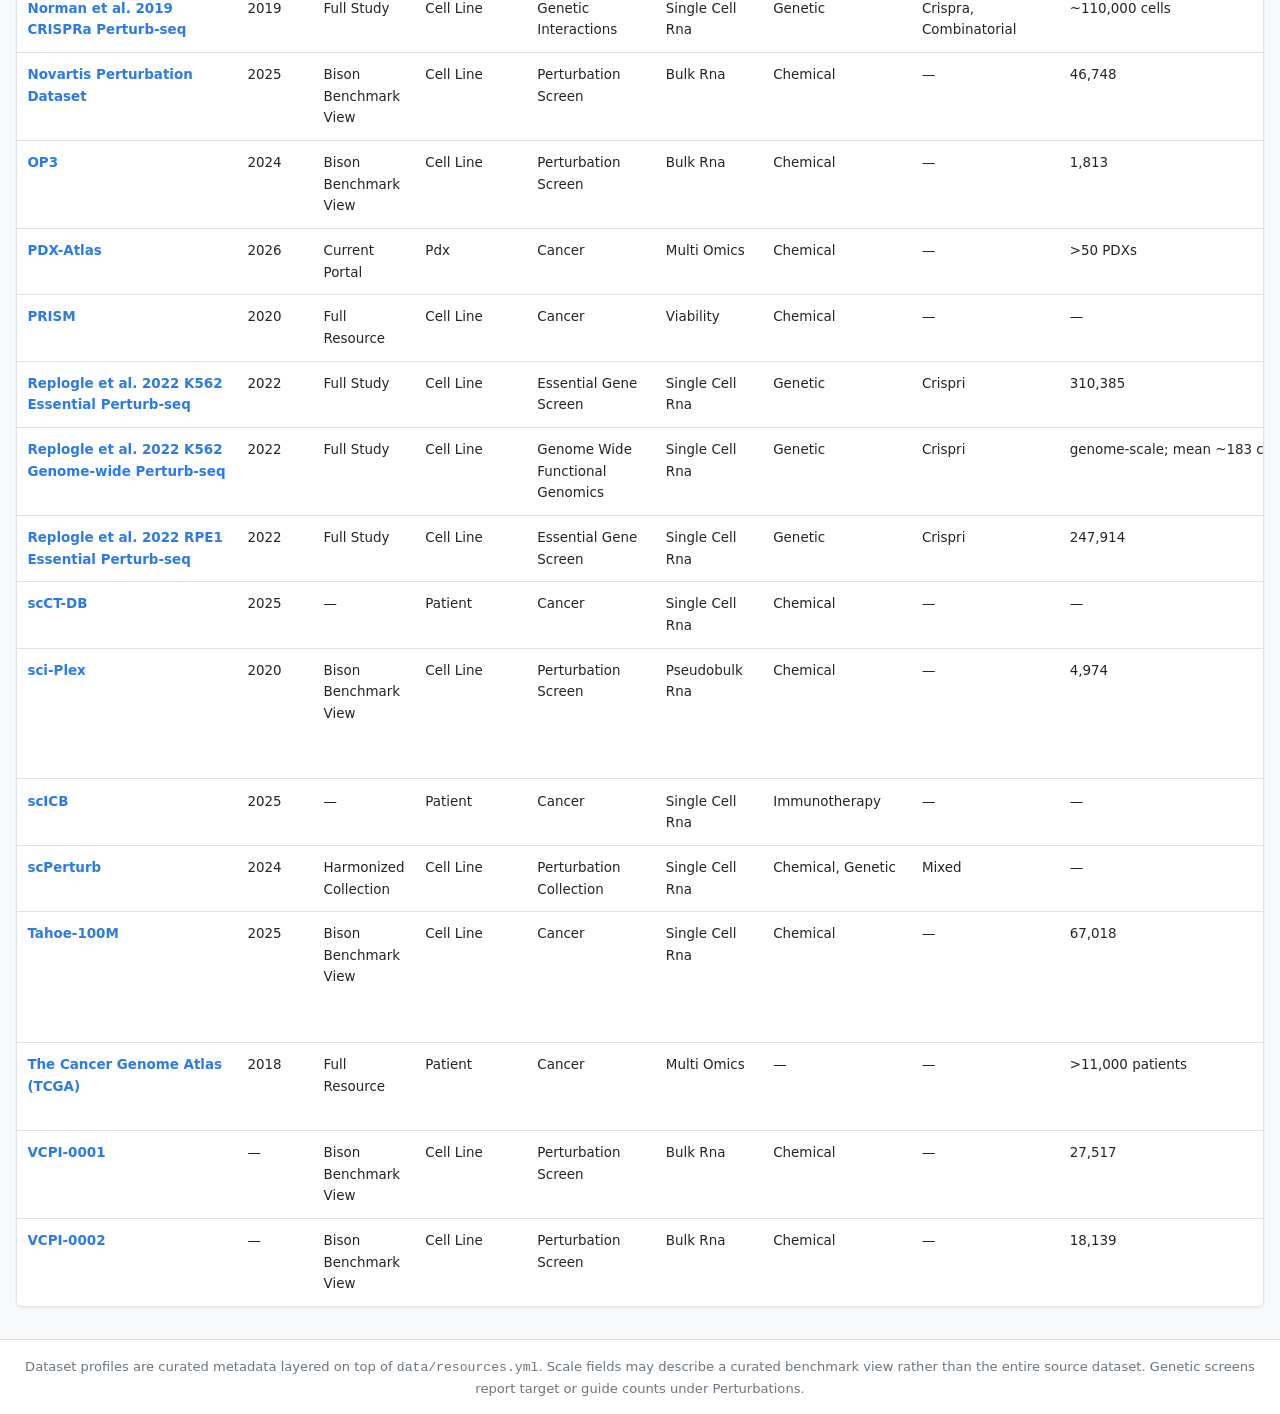
<file: docs/dataset-explorer.html>
<!DOCTYPE html>
<html lang="en">
<head>
  <meta charset="UTF-8" />
  <meta name="viewport" content="width=device-width, initial-scale=1.0" />
  <title>Dataset Explorer · Awesome Computational Biology</title>
  <link rel="stylesheet" href="styles.css" />
  <link rel="stylesheet" href="dataset-explorer.css" />
</head>
<body>
  <nav class="site-nav" aria-label="Primary navigation">
    <a href="index.html">Resources</a>
    <a href="dataset-explorer.html">Datasets</a>
    <a href="method-explorer.html">Methods</a>
    <a href="foundation-explorer.html">Foundation Models</a>
    <a href="agent-explorer.html">Agents</a>
    <a href="landscape.html">Landscape</a>
  </nav>
  <header>
    <h1>🧪 Dataset Explorer</h1>
    <p class="subtitle">Compare drug-response and perturbation datasets by experimental design, scale, treatment metadata, and clinical context.</p>
    <p><a href="index.html">← Resource search</a> · <a href="method-explorer.html">Method Explorer</a> · <a href="landscape.html">AI4Bio Landscape</a></p>
  </header>

  <main class="dataset-main">
    <section class="controls dataset-controls" aria-label="Dataset filters">
      <div class="search-row">
        <input id="dataset-search" type="search" placeholder="Search datasets…" autocomplete="off" />
        <button id="dataset-clear" type="button">Clear filters</button>
      </div>
      <div class="filter-row">
        <label for="dataset-year">Year</label>
        <select id="dataset-year"><option value="">All years</option></select>

        <label for="sample-type">Sample</label>
        <select id="sample-type"><option value="">All sample types</option></select>

        <label for="readout">Readout</label>
        <select id="readout"><option value="">All readouts</option></select>

        <label for="perturbation-type">Perturbation</label>
        <select id="perturbation-type"><option value="">All perturbation types</option></select>

        <label for="genetic-mode">Genetic mode</label>
        <select id="genetic-mode"><option value="">All genetic modes</option></select>

        <label for="clinical-outcome">Clinical outcome</label>
        <select id="clinical-outcome">
          <option value="">Any</option>
          <option value="true">Available</option>
          <option value="false">Not available</option>
        </select>

        <label for="pre-post">Pre/post</label>
        <select id="pre-post">
          <option value="">Any</option>
          <option value="true">Matched pre/post</option>
          <option value="false">No matched pre/post</option>
        </select>

        <label for="smiles">SMILES</label>
        <select id="smiles">
          <option value="">Any</option>
          <option value="true">Available</option>
          <option value="partial">Partial / mappable</option>
          <option value="false">Not available</option>
        </select>
              <label class="recent-toggle" for="dataset-recent">
          <input id="dataset-recent" type="checkbox" />
          <span>Recent (≥2025)</span>
        </label>
      </div>
    </section>

    <section class="status-bar">
      <span id="dataset-count">Loading…</span>
      <span class="load-time">Click any column header to sort</span>
    </section>

    <section class="dataset-table-wrap" aria-label="Dataset comparison table">
      <table class="dataset-table">
        <thead>
          <tr>
            <th data-sort-key="name" aria-sort="ascending">Dataset <span class="sort-indicator">▲</span></th>
            <th data-sort-key="year">Year <span class="sort-indicator"></span></th>
            <th data-sort-key="view_scope">View <span class="sort-indicator"></span></th>
            <th data-sort-key="sample_type">Sample <span class="sort-indicator"></span></th>
            <th data-sort-key="biological_context">Context <span class="sort-indicator"></span></th>
            <th data-sort-key="readout">Readout <span class="sort-indicator"></span></th>
            <th data-sort-key="perturbation_type">Perturbation <span class="sort-indicator"></span></th>
            <th data-sort-key="genetic_modes">Genetic mode <span class="sort-indicator"></span></th>
            <th data-sort-key="n_profiles">Profiles <span class="sort-indicator"></span></th>
            <th data-sort-key="n_perturbations">Perturbations <span class="sort-indicator"></span></th>
            <th data-sort-key="n_compounds">Compounds <span class="sort-indicator"></span></th>
            <th data-sort-key="n_contexts">Contexts <span class="sort-indicator"></span></th>
            <th data-sort-key="gene_panel">Gene panel <span class="sort-indicator"></span></th>
            <th data-sort-key="paired">Paired <span class="sort-indicator"></span></th>
            <th data-sort-key="pre_post">Pre/Post <span class="sort-indicator"></span></th>
            <th data-sort-key="dose">Dose <span class="sort-indicator"></span></th>
            <th data-sort-key="time">Time <span class="sort-indicator"></span></th>
            <th data-sort-key="smiles">SMILES <span class="sort-indicator"></span></th>
            <th data-sort-key="clinical_outcome">Clinical <span class="sort-indicator"></span></th>
            <th data-sort-key="access">Access <span class="sort-indicator"></span></th>
          </tr>
        </thead>
        <tbody id="dataset-body"></tbody>
      </table>
    </section>
  </main>

  <footer>
    <p>Dataset profiles are curated metadata layered on top of <code>data/resources.yml</code>. Scale fields may describe a curated benchmark view rather than the entire source dataset. Genetic screens report target or guide counts under Perturbations.</p>
  </footer>

  <script src="dataset-explorer.js"></script>
</body>
</html>
</file>
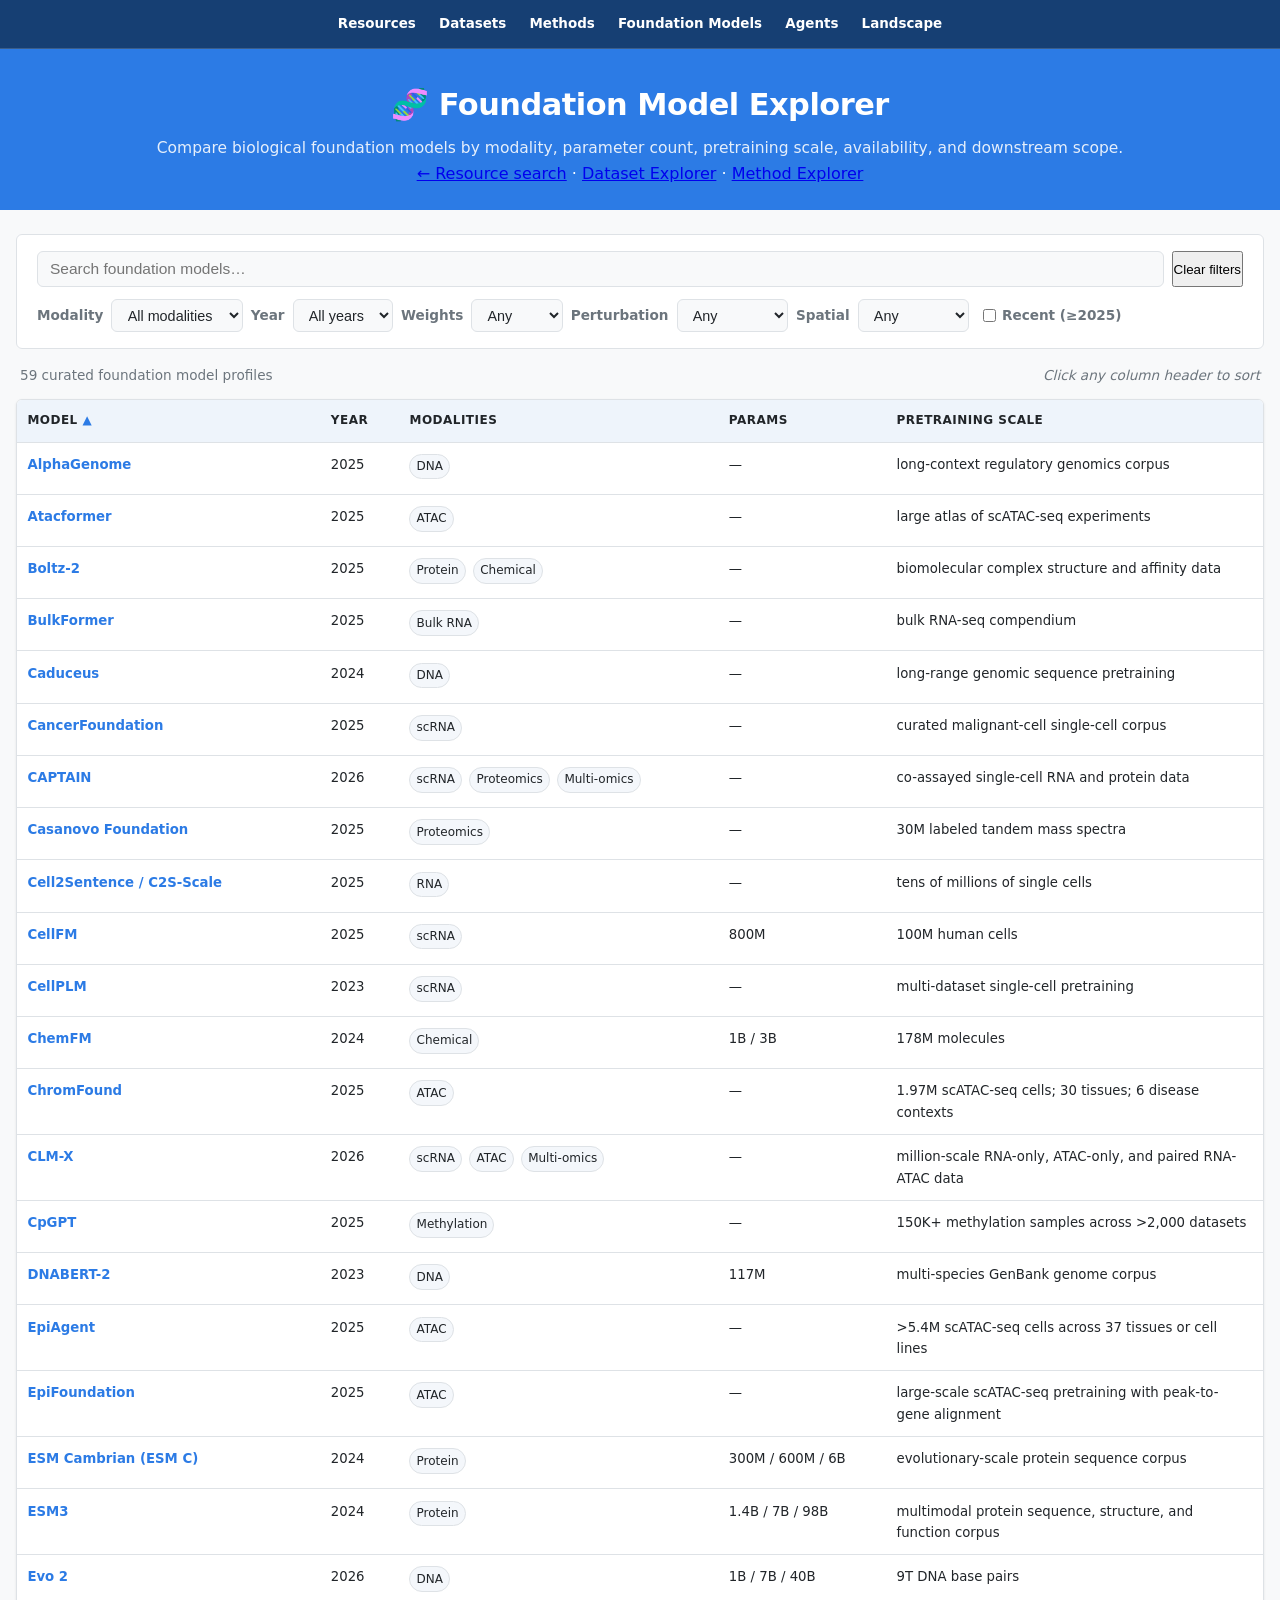
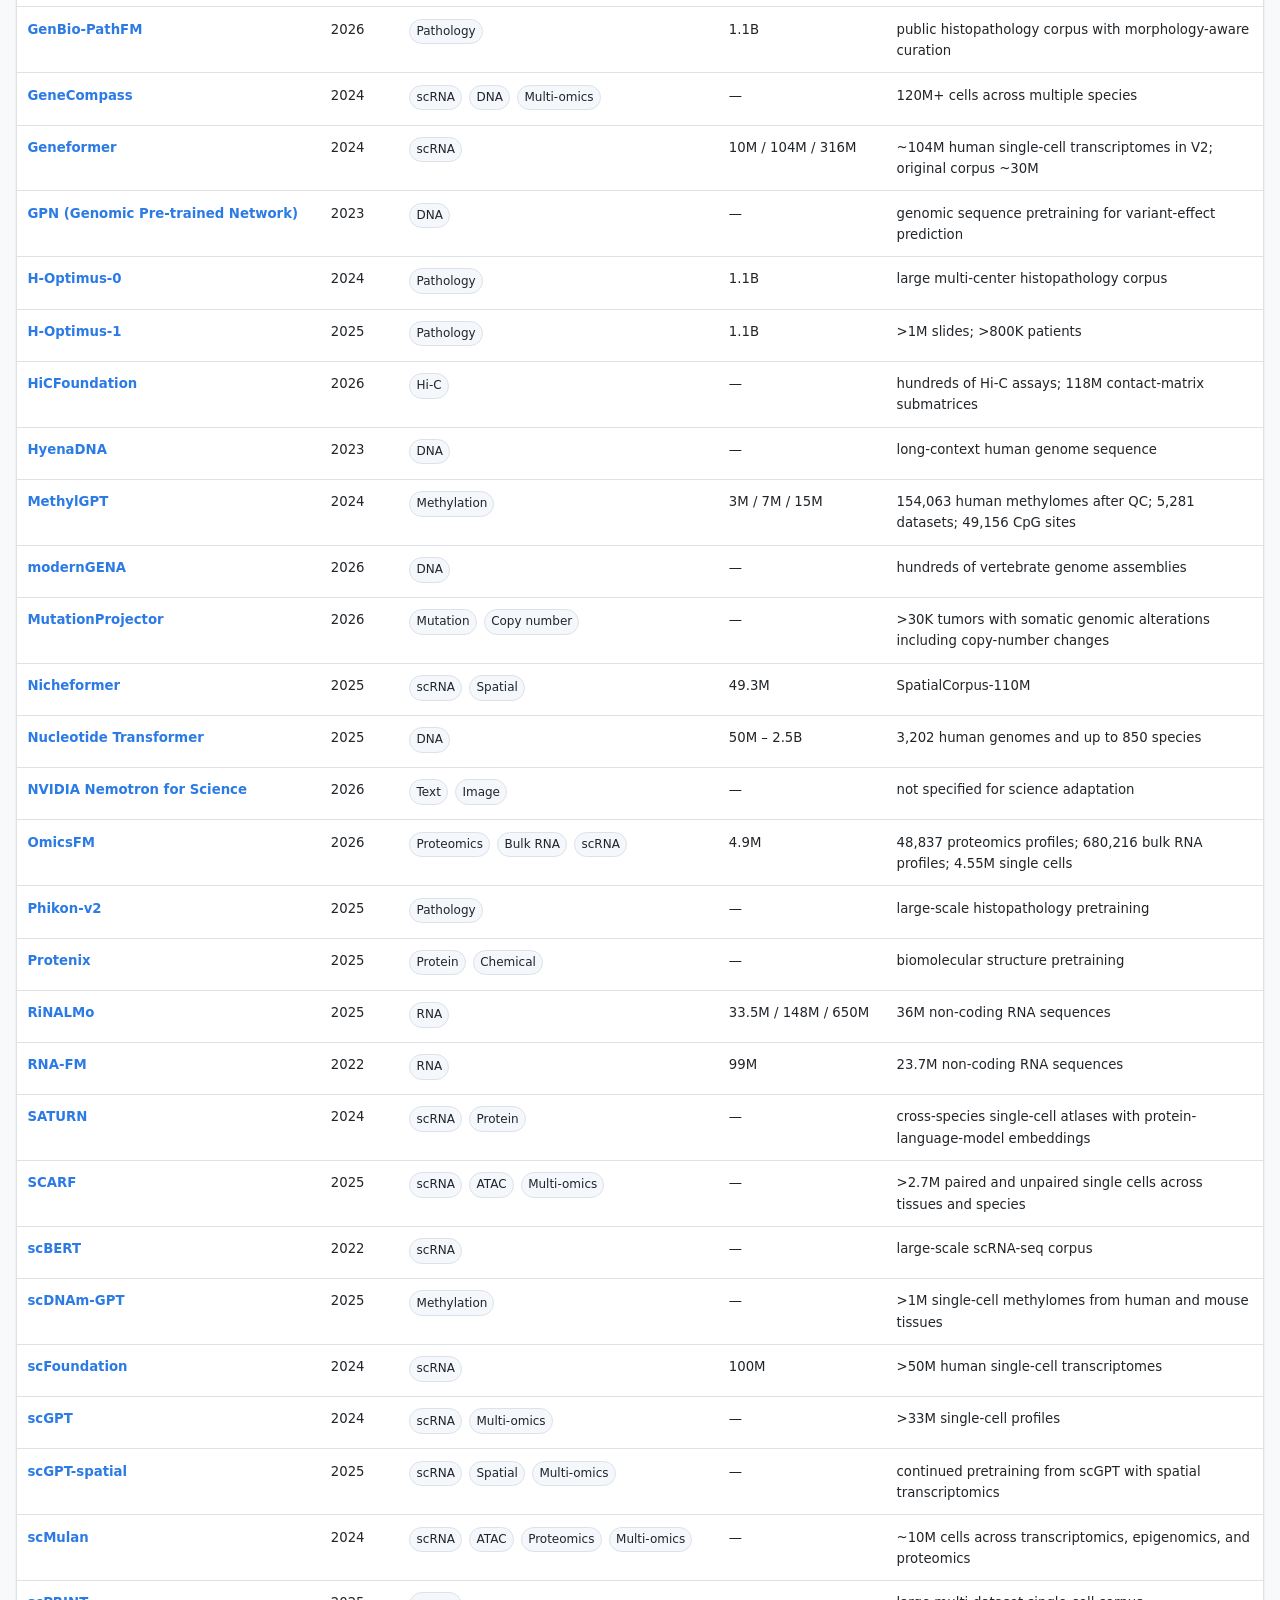
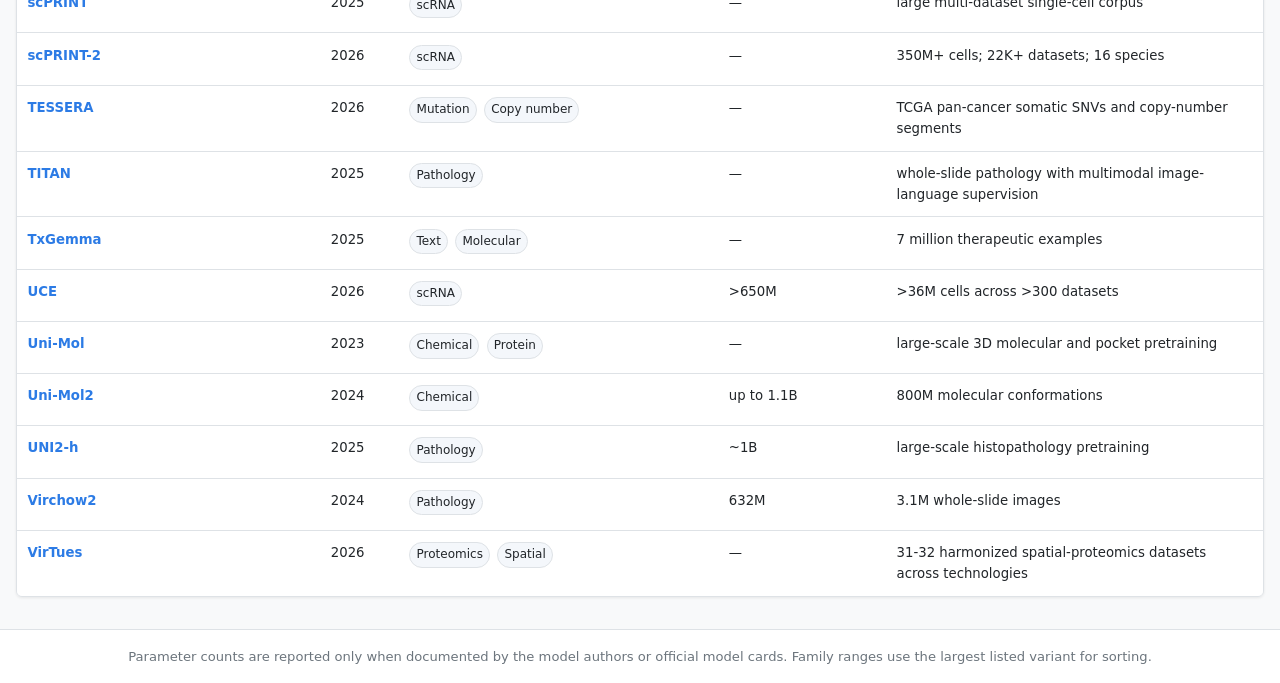
<file: docs/foundation-explorer.html>
<!DOCTYPE html>
<html lang="en">
<head>
  <meta charset="UTF-8" />
  <meta name="viewport" content="width=device-width, initial-scale=1.0" />
  <title>Foundation Model Explorer · Awesome Computational Biology</title>
  <link rel="stylesheet" href="styles.css" />
  <link rel="stylesheet" href="foundation-explorer.css" />
</head>
<body>
  <nav class="site-nav" aria-label="Primary navigation">
    <a href="index.html">Resources</a>
    <a href="dataset-explorer.html">Datasets</a>
    <a href="method-explorer.html">Methods</a>
    <a href="foundation-explorer.html">Foundation Models</a>
    <a href="agent-explorer.html">Agents</a>
    <a href="landscape.html">Landscape</a>
  </nav>
  <header>
    <h1>🧬 Foundation Model Explorer</h1>
    <p class="subtitle">Compare biological foundation models by modality, parameter count, pretraining scale, availability, and downstream scope.</p>
    <p><a href="index.html">← Resource search</a> · <a href="dataset-explorer.html">Dataset Explorer</a> · <a href="method-explorer.html">Method Explorer</a></p>
  </header>

  <main class="foundation-main">
    <section class="controls foundation-controls" aria-label="Foundation model filters">
      <div class="search-row">
        <input id="foundation-search" type="search" placeholder="Search foundation models…" autocomplete="off" />
        <button id="foundation-clear" type="button">Clear filters</button>
      </div>
      <div class="filter-row">
        <label for="fm-modality">Modality</label>
        <select id="fm-modality"><option value="">All modalities</option></select>

        <label for="fm-year">Year</label>
        <select id="fm-year"><option value="">All years</option></select>

        <label for="fm-weights">Weights</label>
        <select id="fm-weights">
          <option value="">Any</option>
          <option value="yes">Public</option>
          <option value="limited">Limited</option>
          <option value="no">No</option>
        </select>

        <label for="fm-perturbation">Perturbation</label>
        <select id="fm-perturbation">
          <option value="">Any</option>
          <option value="yes">Supported</option>
          <option value="limited">Limited</option>
          <option value="no">No</option>
        </select>

        <label for="fm-spatial">Spatial</label>
        <select id="fm-spatial">
          <option value="">Any</option>
          <option value="yes">Supported</option>
          <option value="no">No</option>
        </select>
              <label class="recent-toggle" for="foundation-recent">
          <input id="foundation-recent" type="checkbox" />
          <span>Recent (≥2025)</span>
        </label>
      </div>
    </section>

    <section class="status-bar">
      <span id="foundation-count">Loading…</span>
      <span class="load-time">Click any column header to sort</span>
    </section>

    <section class="foundation-table-wrap" aria-label="Foundation model comparison table">
      <table class="foundation-table">
        <thead>
          <tr>
            <th data-sort-key="name" aria-sort="ascending">Model <span class="sort-indicator">▲</span></th>
            <th data-sort-key="year">Year <span class="sort-indicator"></span></th>
            <th data-sort-key="modalities">Modalities <span class="sort-indicator"></span></th>
            <th data-sort-key="params_millions">Params <span class="sort-indicator"></span></th>
            <th data-sort-key="pretraining_scale">Pretraining scale <span class="sort-indicator"></span></th>
            <th data-sort-key="species">Species <span class="sort-indicator"></span></th>
            <th data-sort-key="zero_shot">Zero-shot <span class="sort-indicator"></span></th>
            <th data-sort-key="finetunable">Fine-tunable <span class="sort-indicator"></span></th>
            <th data-sort-key="weights">Weights <span class="sort-indicator"></span></th>
            <th data-sort-key="code">Code <span class="sort-indicator"></span></th>
            <th data-sort-key="perturbation">Perturbation <span class="sort-indicator"></span></th>
            <th data-sort-key="spatial">Spatial <span class="sort-indicator"></span></th>
          </tr>
        </thead>
        <tbody id="foundation-body"></tbody>
      </table>
    </section>
  </main>

  <footer>
    <p>Parameter counts are reported only when documented by the model authors or official model cards. Family ranges use the largest listed variant for sorting.</p>
  </footer>

  <script src="foundation-explorer.js"></script>
</body>
</html>
</file>
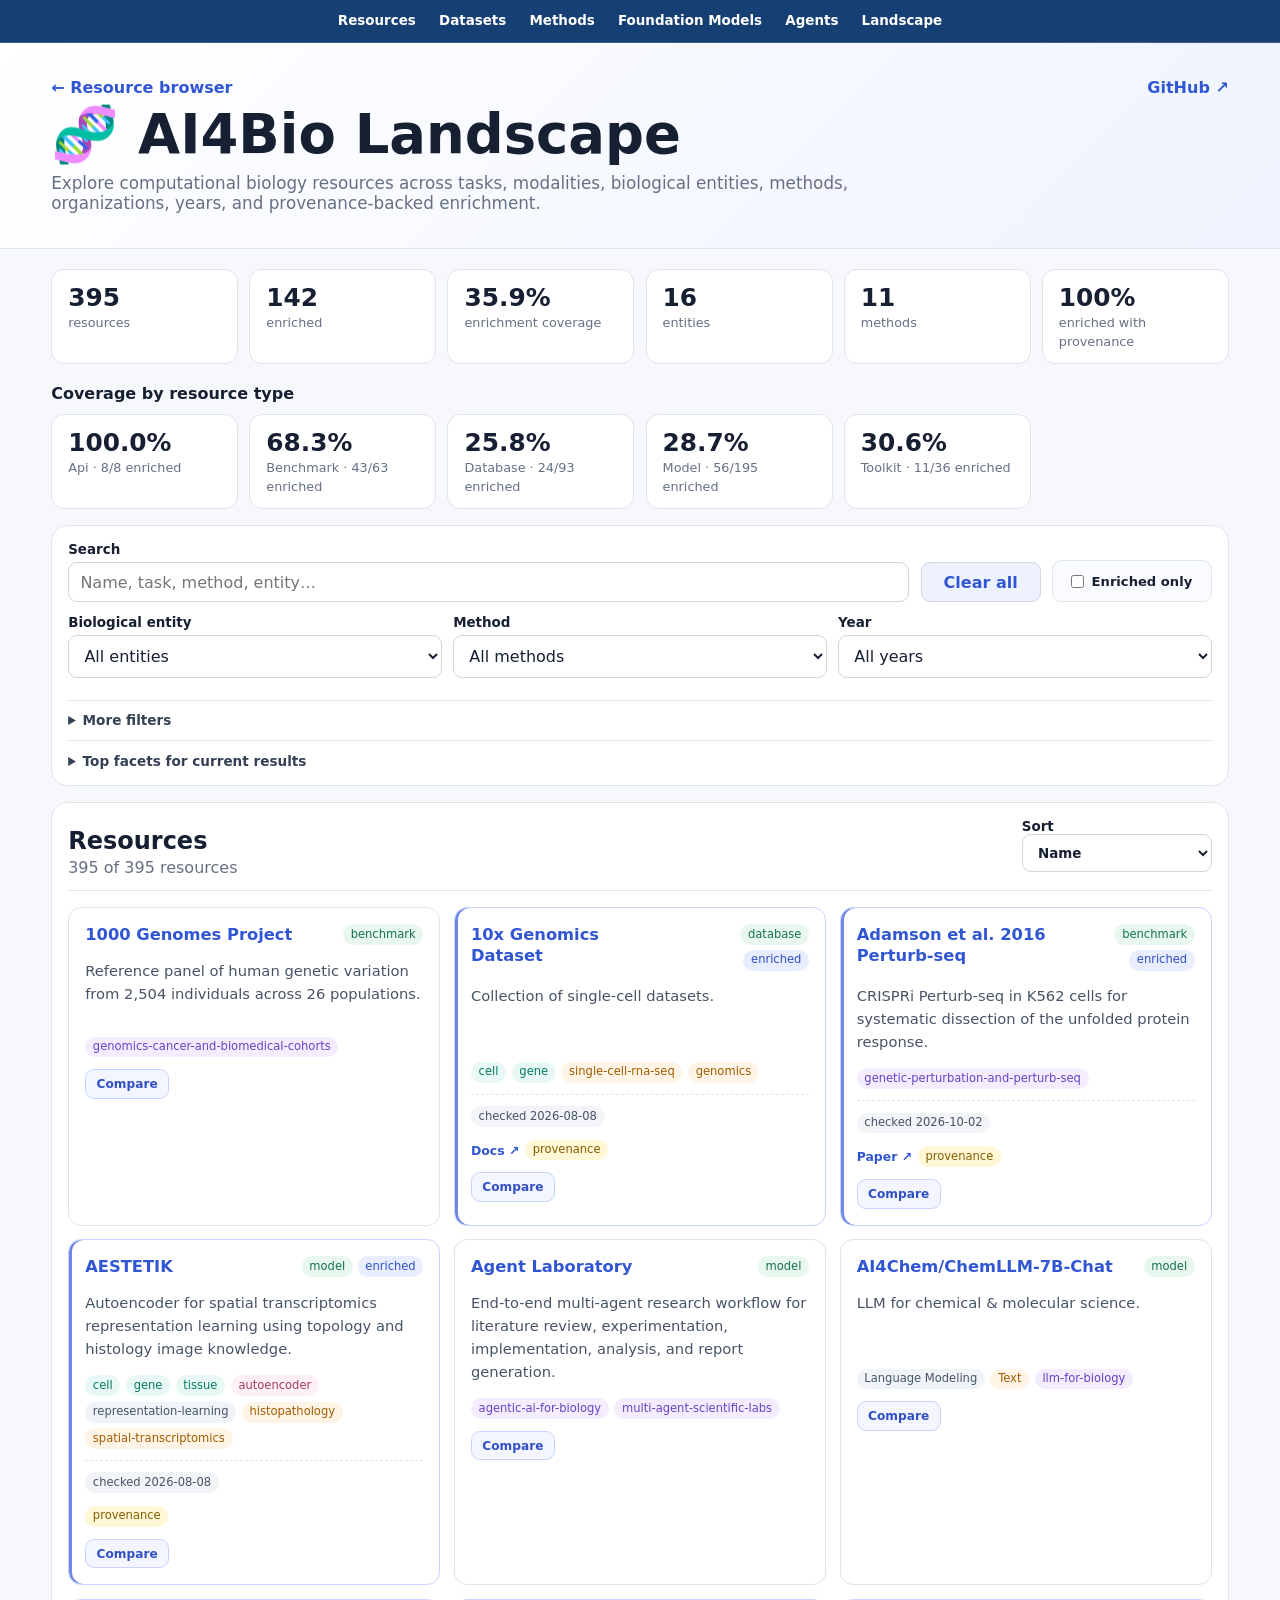
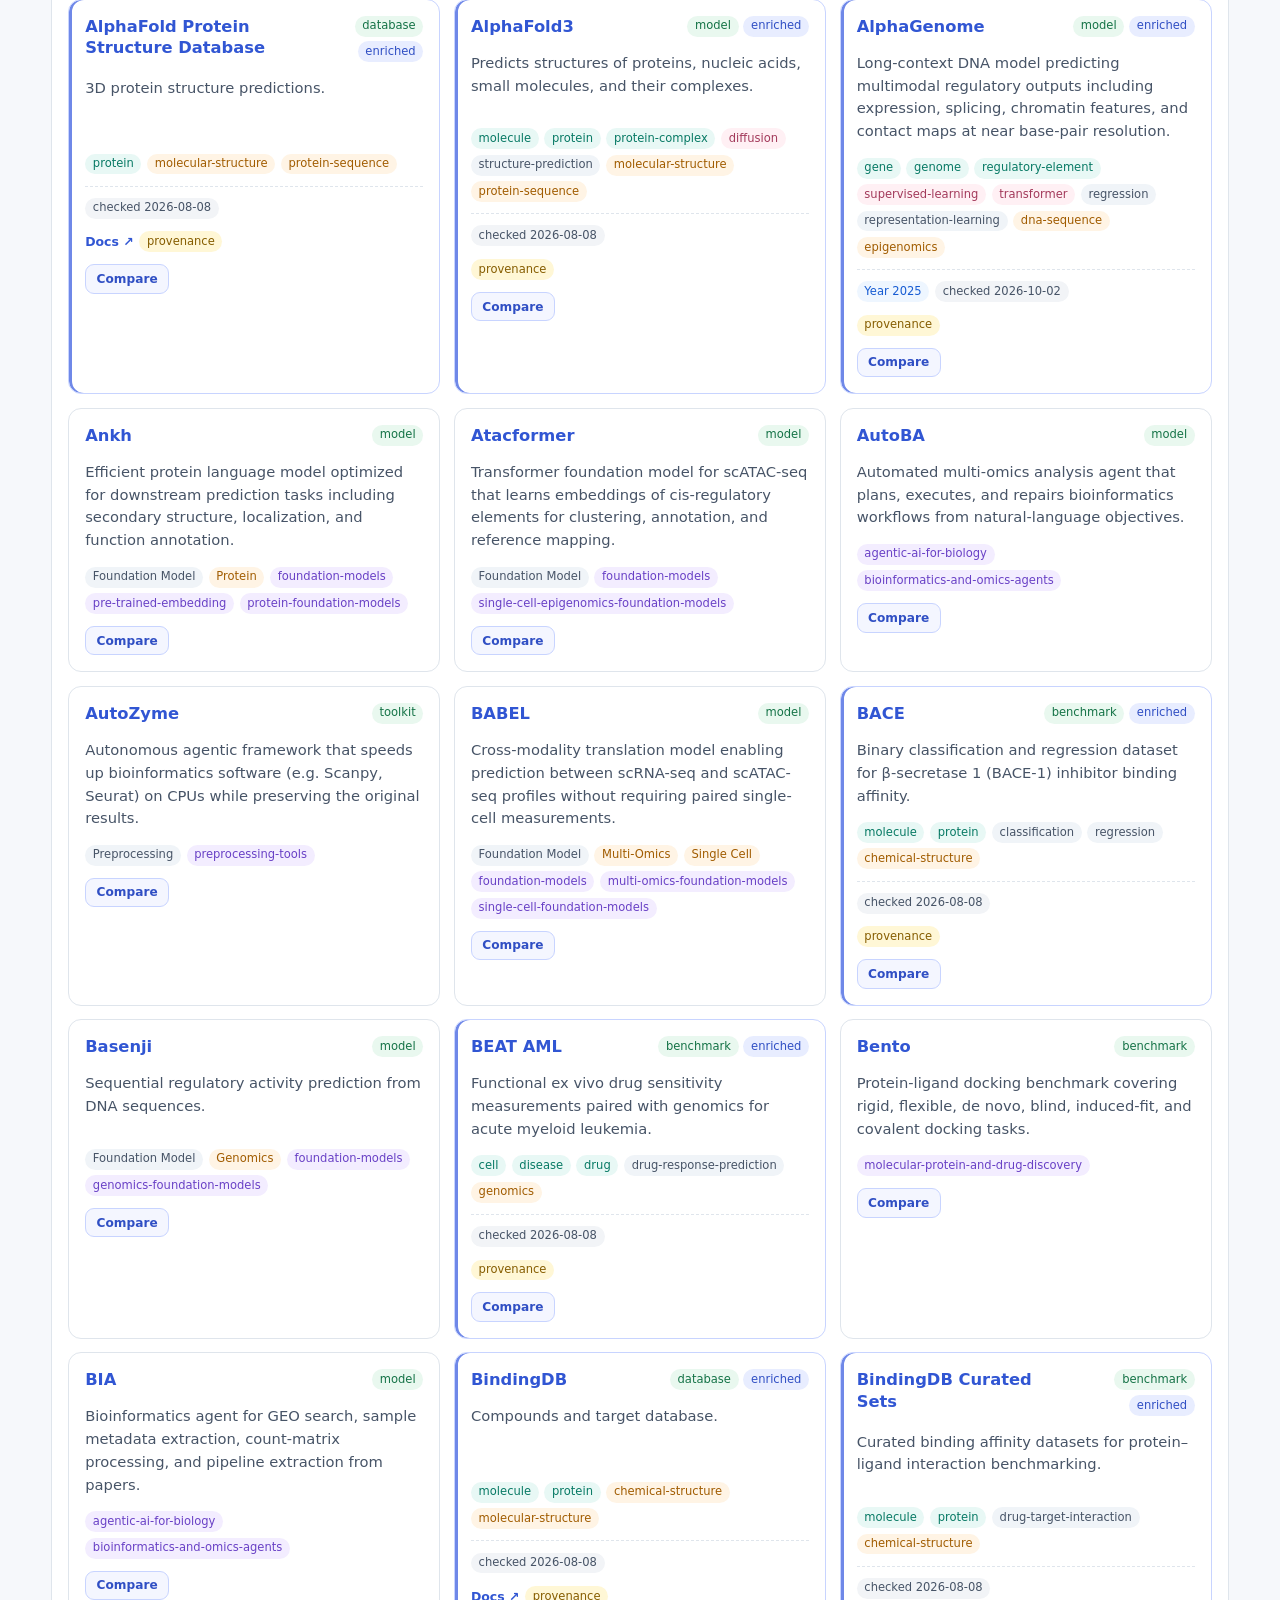
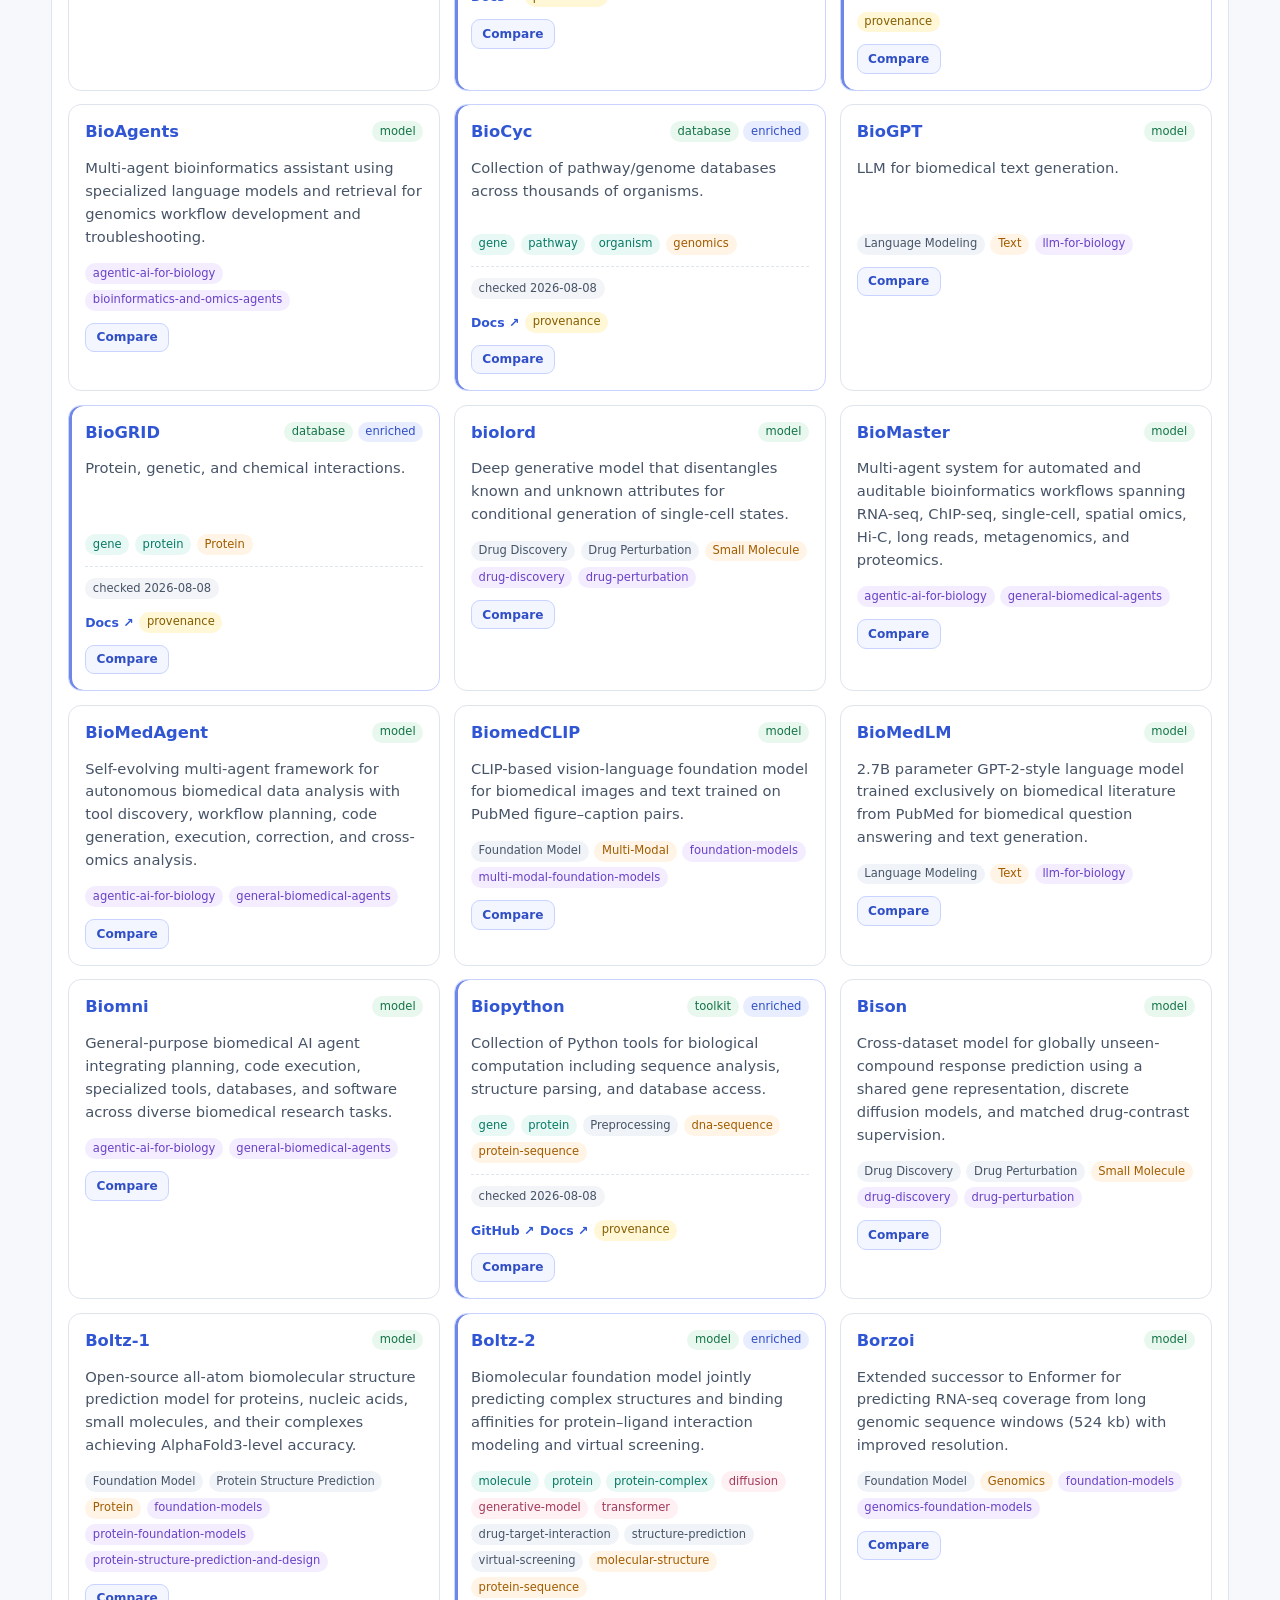
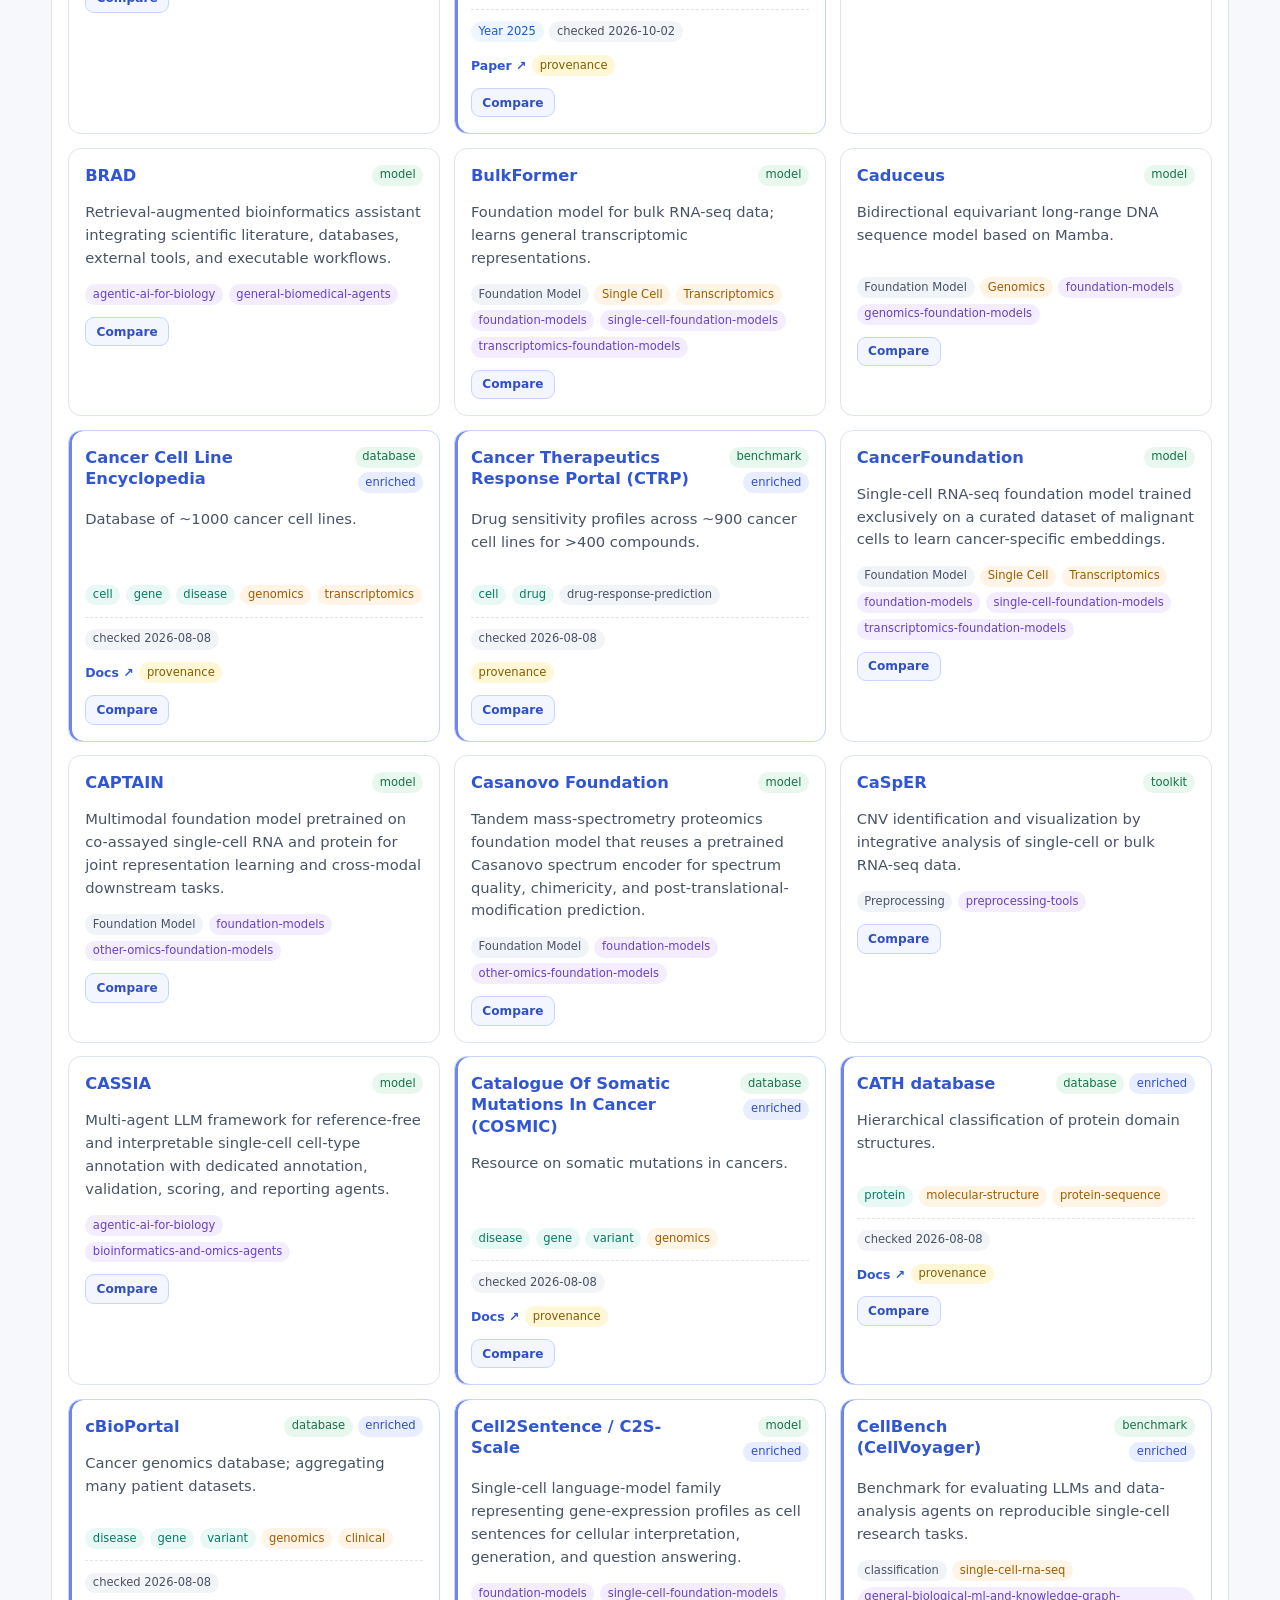
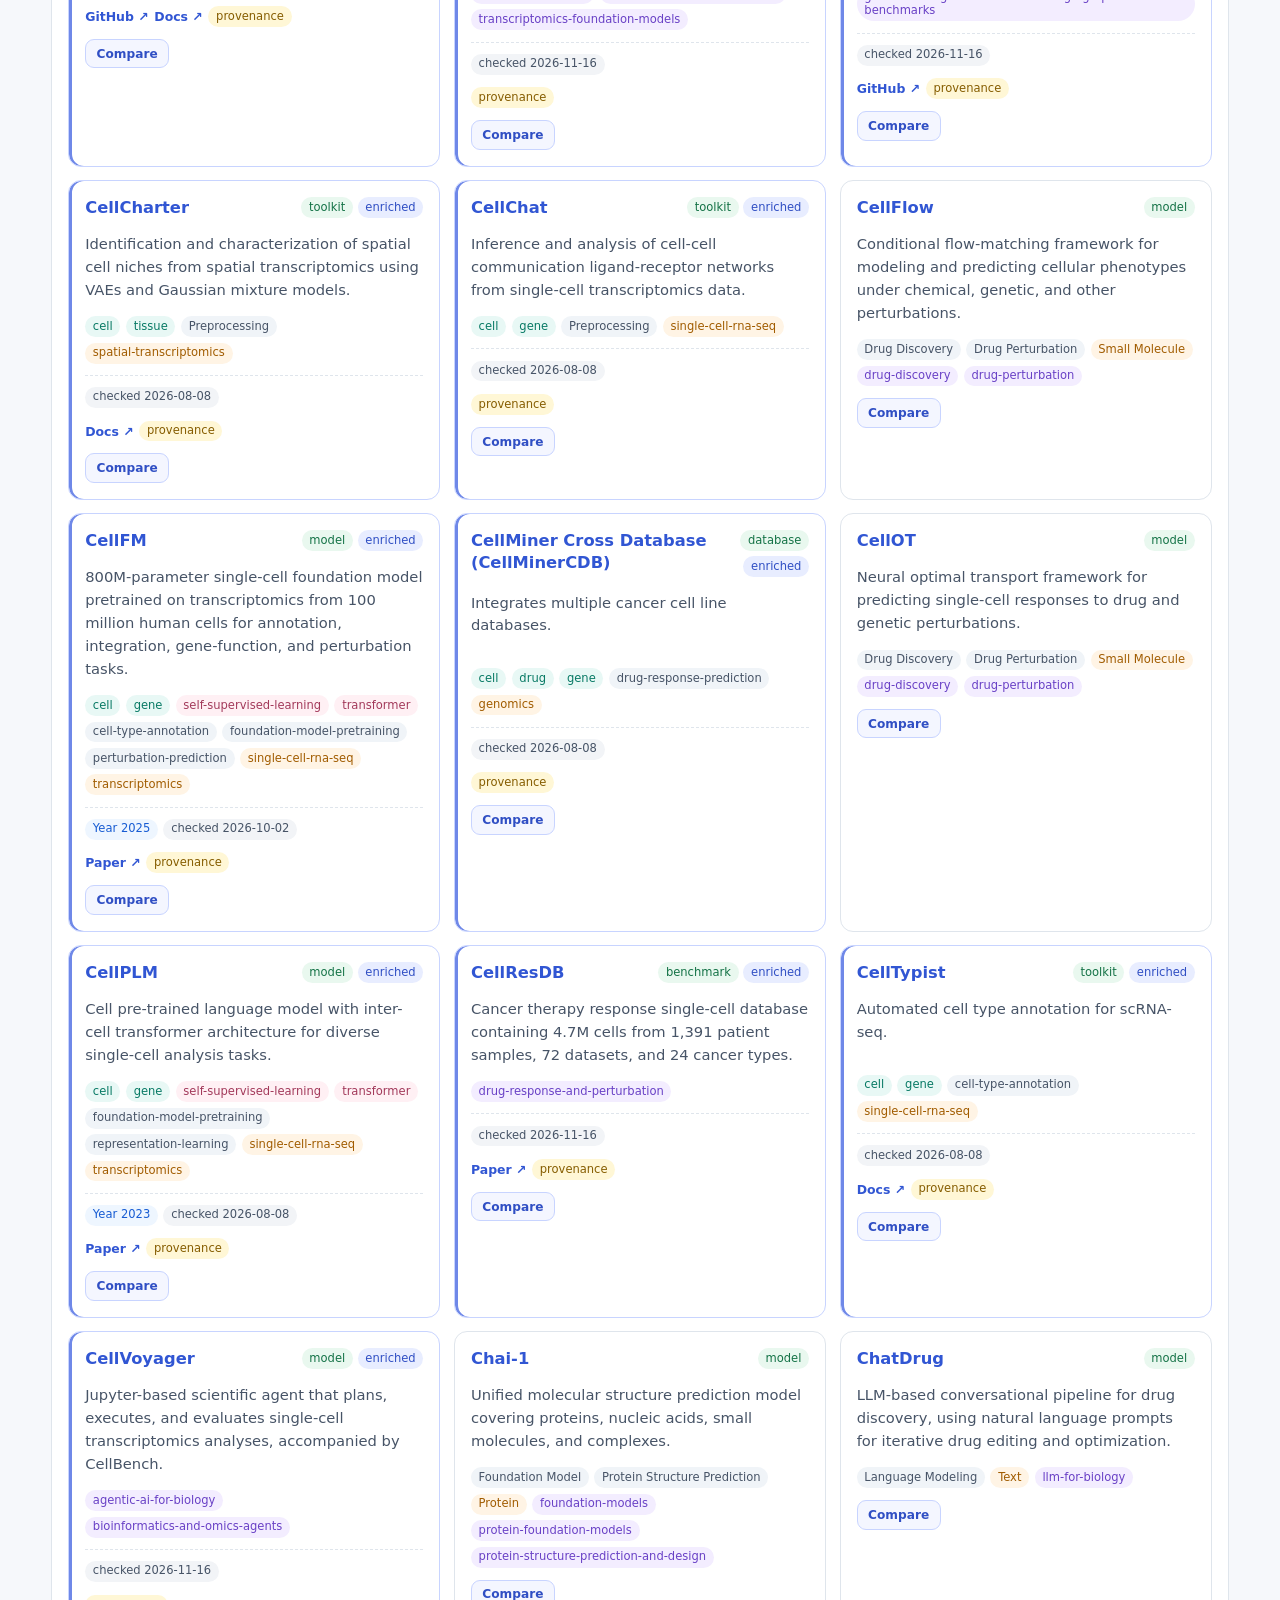
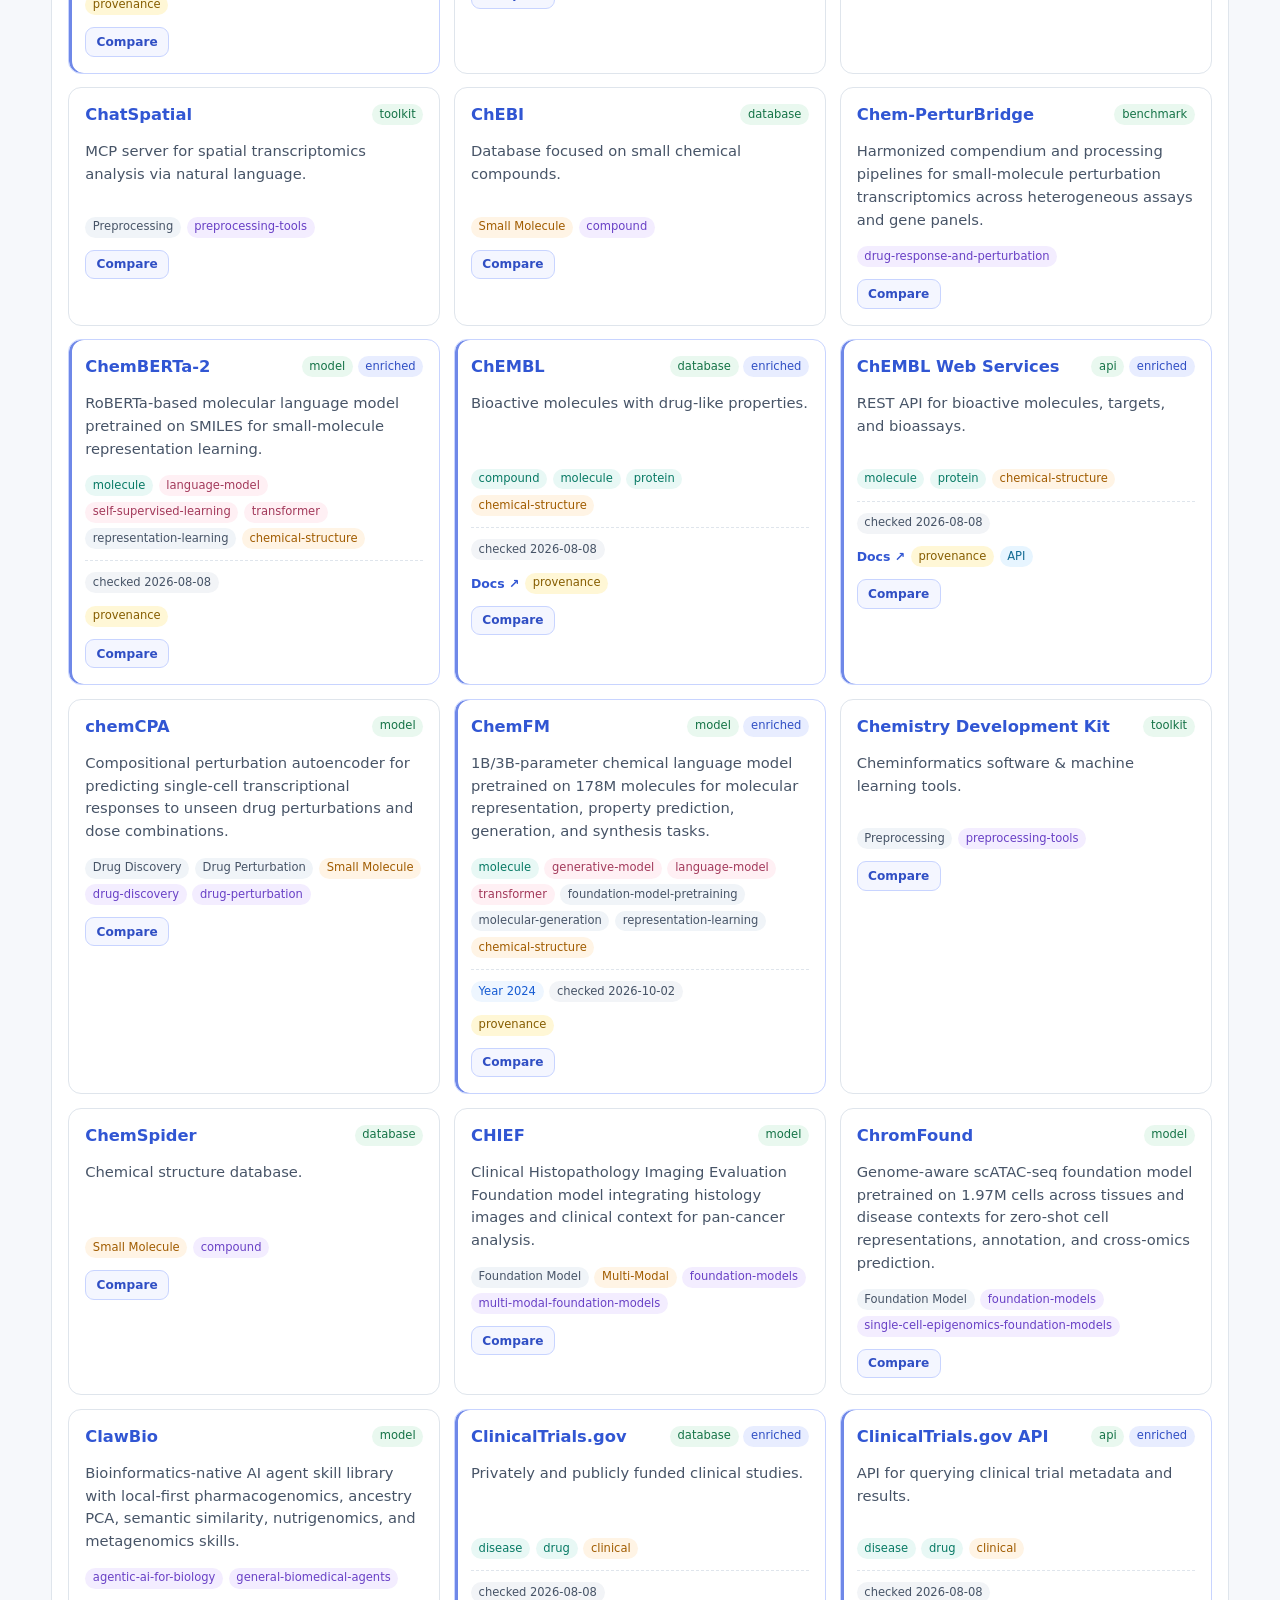
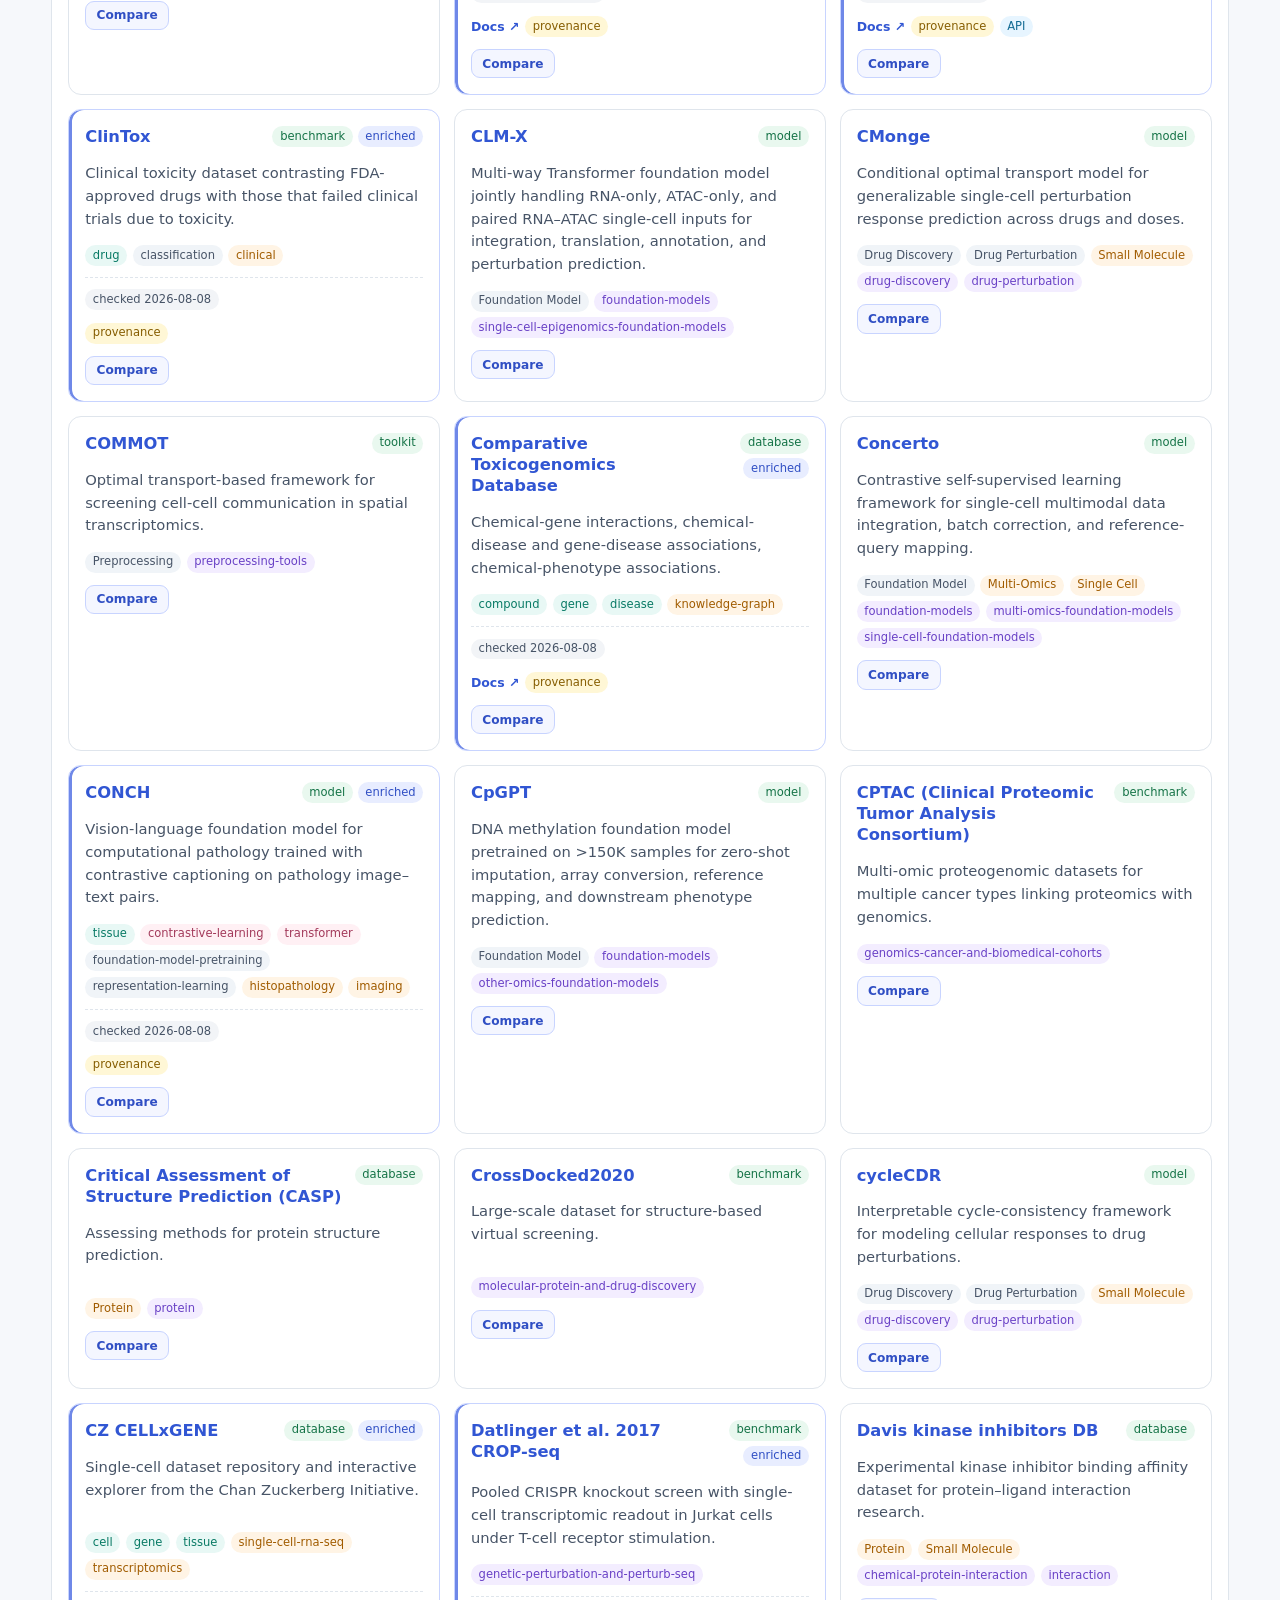
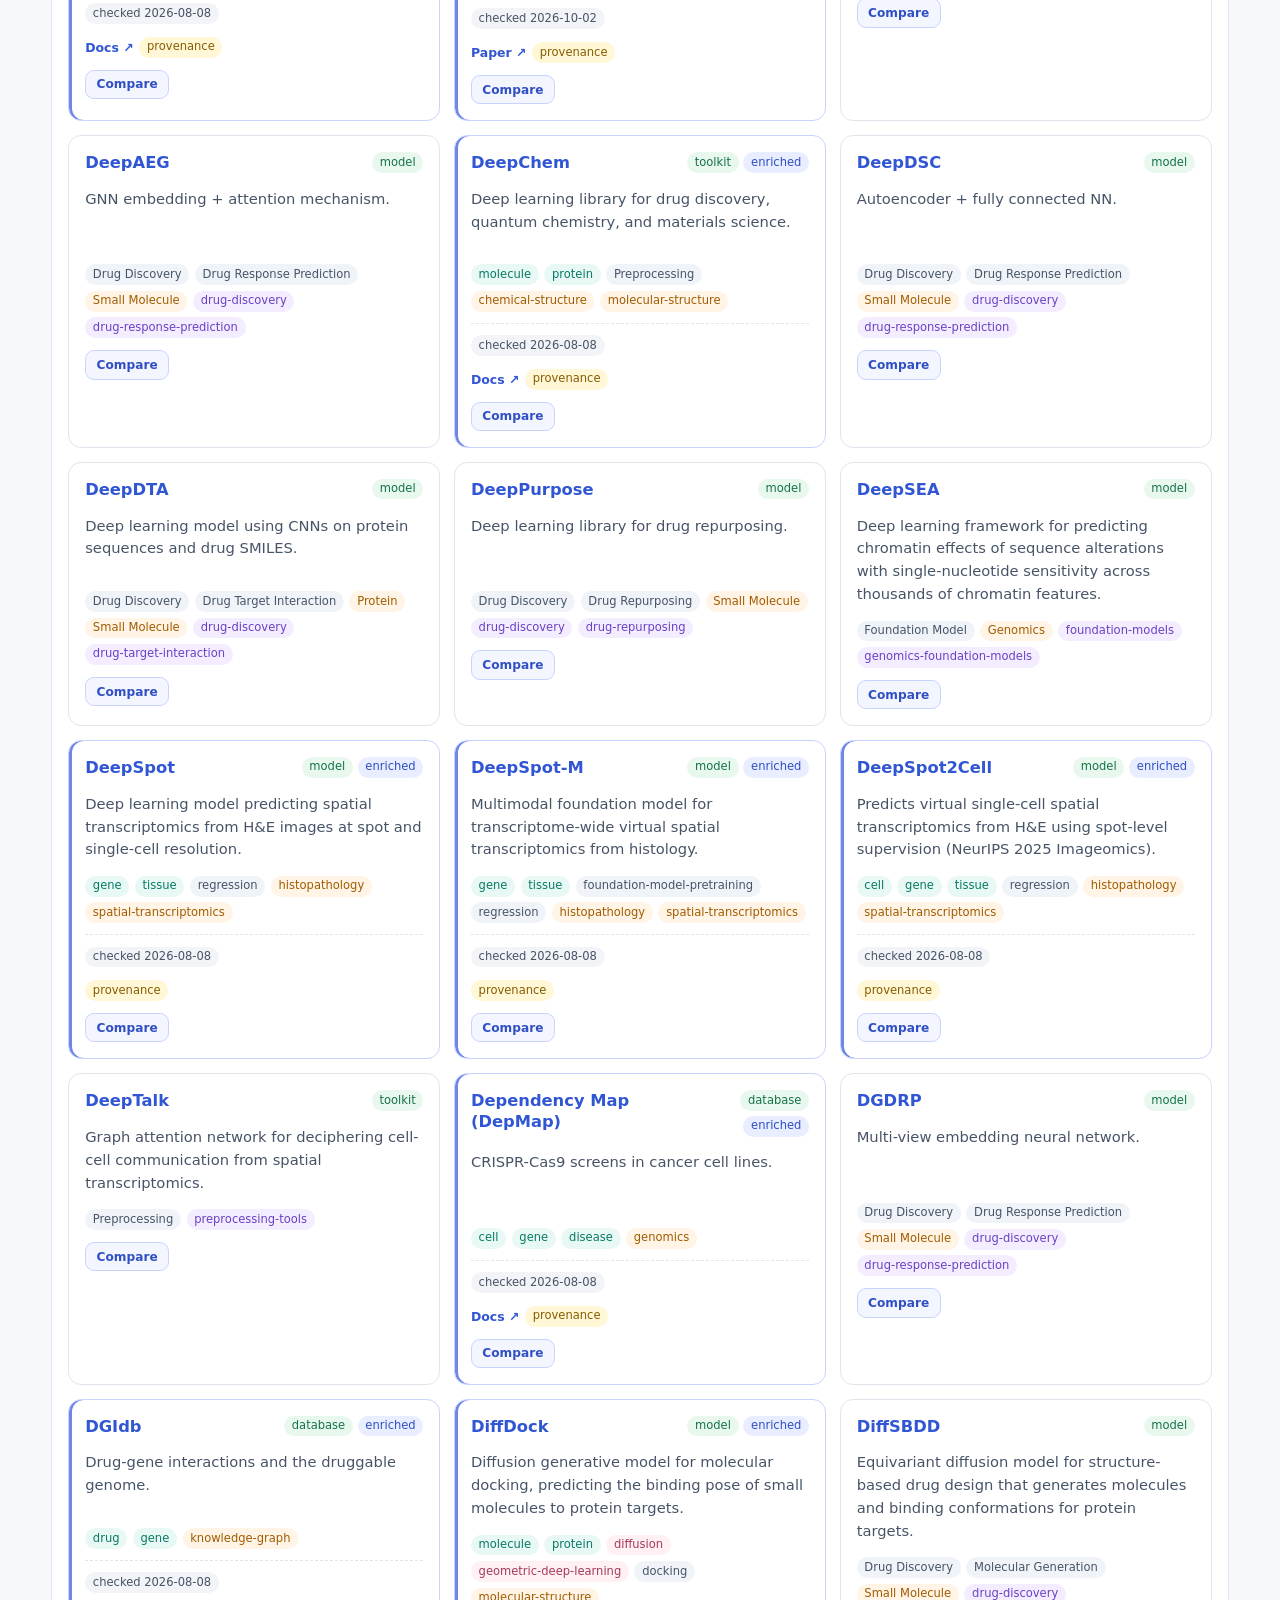
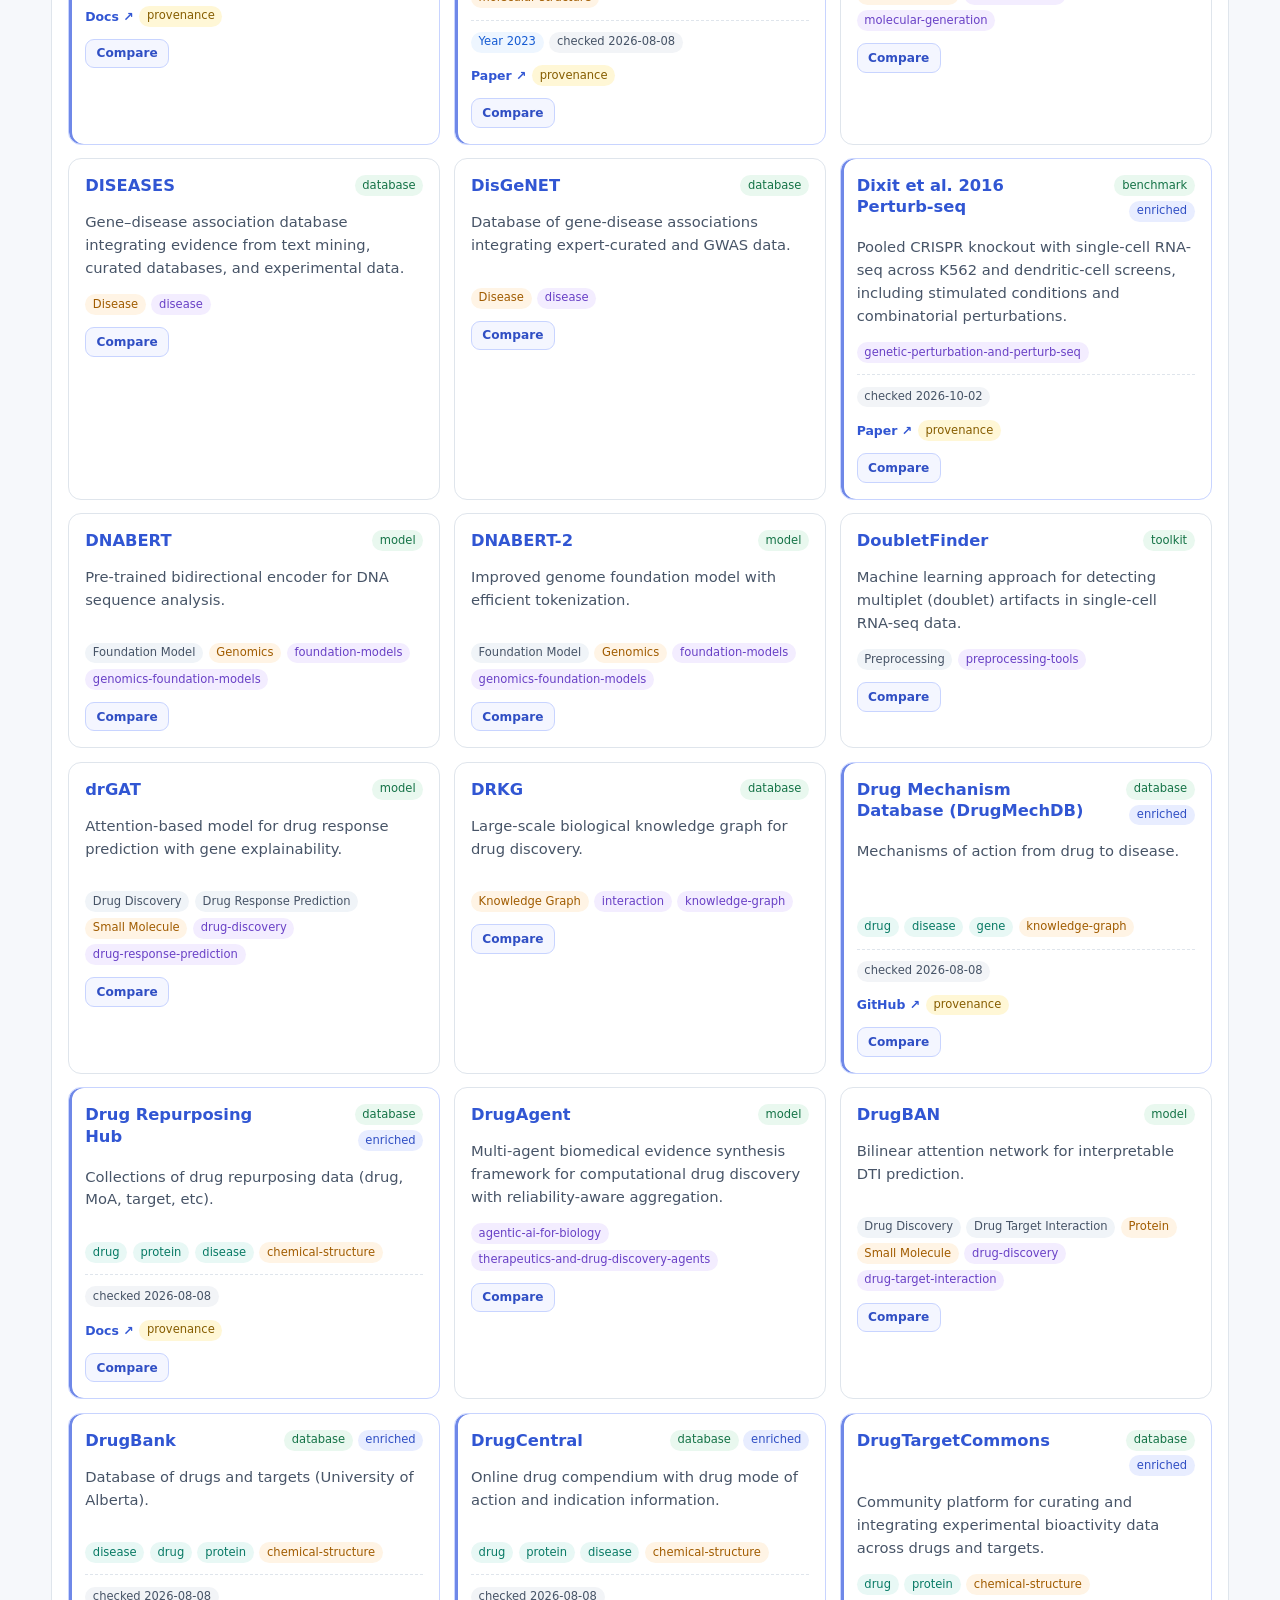
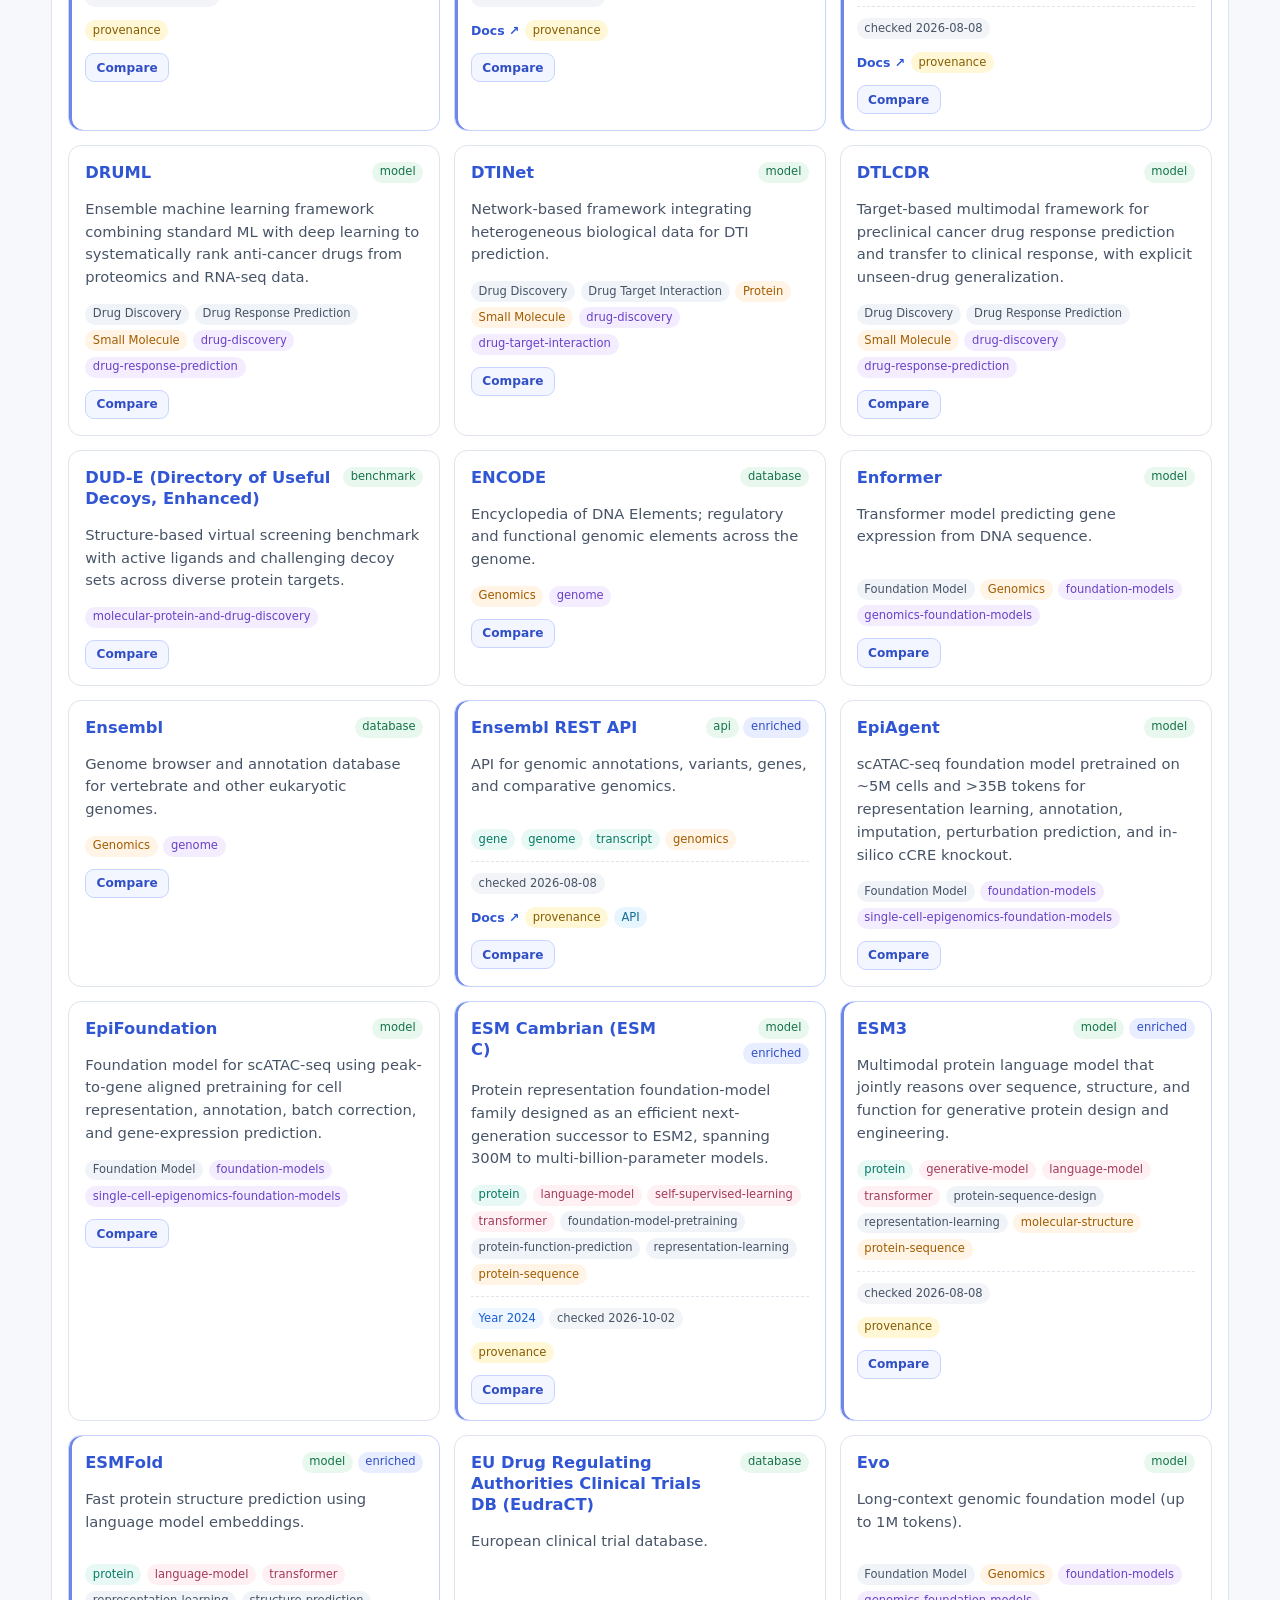
<file: docs/landscape.html>
<!DOCTYPE html>
<html lang="en">
<head>
  <meta charset="UTF-8" />
  <meta name="viewport" content="width=device-width, initial-scale=1.0" />
  <title>AI4Bio Landscape</title>
  <meta name="description" content="Explore the Awesome Computational Biology resource registry as an AI4Bio landscape database." />
  <link rel="stylesheet" href="landscape.css" />
</head>
<body>
  <nav class="site-nav" aria-label="Primary navigation">
    <a href="index.html">Resources</a>
    <a href="dataset-explorer.html">Datasets</a>
    <a href="method-explorer.html">Methods</a>
    <a href="foundation-explorer.html">Foundation Models</a>
    <a href="agent-explorer.html">Agents</a>
    <a href="landscape.html">Landscape</a>
  </nav>
  <header class="hero">
    <div>
      <a class="back-link" href="index.html">← Resource browser</a>
      <h1>🧬 AI4Bio Landscape</h1>
      <p>Explore computational biology resources across tasks, modalities, biological entities, methods, organizations, years, and provenance-backed enrichment.</p>
    </div>
    <a class="repo-link" href="https://github.com/inoue0426/awesome-computational-biology" target="_blank" rel="noopener noreferrer">GitHub ↗</a>
  </header>

  <main>
    <section class="stats" aria-label="Landscape summary">
      <article><strong id="stat-resources">—</strong><span>resources</span></article>
      <article><strong id="stat-enriched">—</strong><span>enriched</span></article>
      <article><strong id="stat-coverage">—</strong><span>enrichment coverage</span></article>
      <article><strong id="stat-entities">—</strong><span>entities</span></article>
      <article><strong id="stat-methods">—</strong><span>methods</span></article>
      <article><strong id="stat-provenance">—</strong><span>enriched with provenance</span></article>
    </section>

    <section class="workspace">
      <section class="facets" aria-label="Landscape filters">
        <div class="search-toolbar">
          <div class="search-field">
            <label for="search">Search</label>
            <input id="search" type="search" placeholder="Name, task, method, entity…" autocomplete="off" />
          </div>
          <button id="clear" type="button">Clear all</button>
          <label class="toggle-row" for="enriched-only">
            <input id="enriched-only" type="checkbox" />
            <span>Enriched only</span>
          </label>
        </div>

        <div class="quick-facets">
          <div class="facet-block">
            <label for="entity-filter">Biological entity</label>
            <select id="entity-filter"><option value="">All entities</option></select>
          </div>
          <div class="facet-block">
            <label for="method-filter">Method</label>
            <select id="method-filter"><option value="">All methods</option></select>
          </div>
          <div class="facet-block">
            <label for="year-filter">Year</label>
            <select id="year-filter"><option value="">All years</option></select>
          </div>
        </div>

        <div id="active-filters" class="active-filters" aria-live="polite"></div>

        <details class="more-filters">
          <summary>More filters</summary>
          <div class="facet-grid">
            <div class="facet-block">
              <label for="organization-filter">Organization</label>
              <select id="organization-filter"><option value="">All organizations</option></select>
            </div>
            <div class="facet-block">
              <label for="maintenance-filter">Maintenance status</label>
              <select id="maintenance-filter"><option value="">All statuses</option></select>
            </div>
            <div class="facet-block">
              <label for="type-filter">Resource type</label>
              <select id="type-filter"><option value="">All types</option></select>
            </div>
            <div class="facet-block">
              <label for="task-filter">Task</label>
              <select id="task-filter"><option value="">All tasks</option></select>
            </div>
            <div class="facet-block">
              <label for="modality-filter">Modality</label>
              <select id="modality-filter"><option value="">All modalities</option></select>
            </div>
            <div class="facet-block">
              <label for="organism-filter">Organism</label>
              <select id="organism-filter"><option value="">All organisms</option></select>
            </div>
            <div class="facet-block">
              <label for="tag-filter">Tag / domain</label>
              <select id="tag-filter"><option value="">All tags</option></select>
            </div>
          </div>
        </details>

        <details class="facet-summary">
          <summary>Top facets for current results</summary>
          <div id="facet-bars"></div>
        </details>
      </section>

      <section class="results-panel">
        <div class="results-header">
          <div>
            <h2>Resources</h2>
            <p id="result-count" aria-live="polite">Loading…</p>
          </div>
          <label class="sort-control">Sort
            <select id="sort">
              <option value="name">Name</option>
              <option value="type">Type</option>
              <option value="year">Newest enriched year</option>
            </select>
          </label>
        </div>
        <div id="results" class="resource-grid"></div>
      </section>
    </section>
  </main>

  <footer>
    <p>Powered by <code>docs/data/resources.json</code>. Enriched fields are provenance-backed metadata; missing values are shown as unknown rather than inferred.</p>
  </footer>

  <script src="landscape.js"></script>
  <script src="landscape-type-coverage.js"></script>
</body>
</html>
</file>
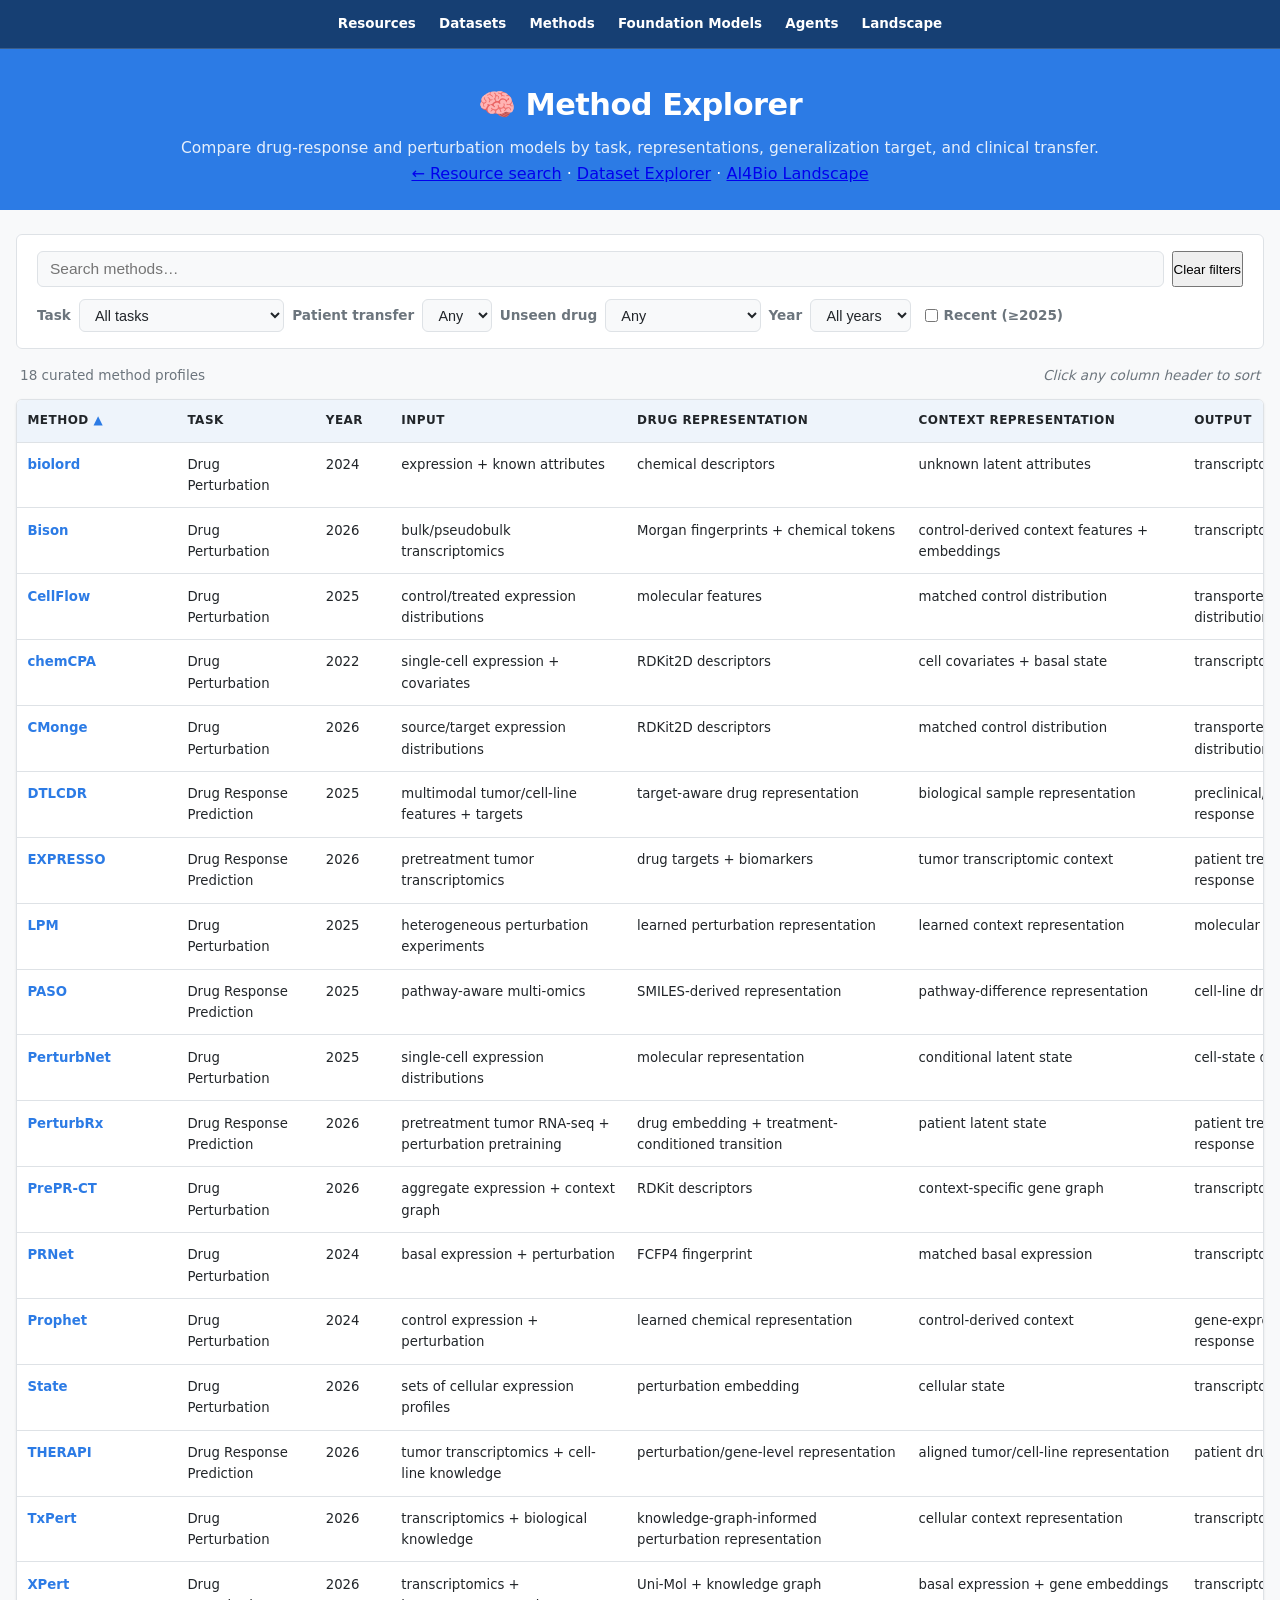
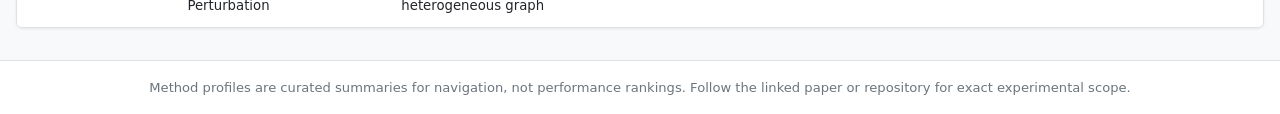
<file: docs/method-explorer.html>
<!DOCTYPE html>
<html lang="en">
<head>
  <meta charset="UTF-8" />
  <meta name="viewport" content="width=device-width, initial-scale=1.0" />
  <title>Method Explorer · Awesome Computational Biology</title>
  <link rel="stylesheet" href="styles.css" />
  <link rel="stylesheet" href="method-explorer.css" />
</head>
<body>
  <nav class="site-nav" aria-label="Primary navigation">
    <a href="index.html">Resources</a>
    <a href="dataset-explorer.html">Datasets</a>
    <a href="method-explorer.html">Methods</a>
    <a href="foundation-explorer.html">Foundation Models</a>
    <a href="agent-explorer.html">Agents</a>
    <a href="landscape.html">Landscape</a>
  </nav>
  <header>
    <h1>🧠 Method Explorer</h1>
    <p class="subtitle">Compare drug-response and perturbation models by task, representations, generalization target, and clinical transfer.</p>
    <p><a href="index.html">← Resource search</a> · <a href="dataset-explorer.html">Dataset Explorer</a> · <a href="landscape.html">AI4Bio Landscape</a></p>
  </header>

  <main class="method-main">
    <section class="controls method-controls" aria-label="Method filters">
      <div class="search-row">
        <input id="method-search" type="search" placeholder="Search methods…" autocomplete="off" />
        <button id="method-clear" type="button">Clear filters</button>
      </div>
      <div class="filter-row">
        <label for="task-family">Task</label>
        <select id="task-family">
          <option value="">All tasks</option>
          <option value="drug-response-prediction">Drug response prediction</option>
          <option value="drug-perturbation">Drug perturbation</option>
        </select>

        <label for="patient-transfer">Patient transfer</label>
        <select id="patient-transfer">
          <option value="">Any</option>
          <option value="true">Yes</option>
          <option value="false">No</option>
        </select>

        <label for="unseen-drug">Unseen drug</label>
        <select id="unseen-drug">
          <option value="">Any</option>
          <option value="yes">Yes</option>
          <option value="limited">Limited / adapted</option>
        </select>

        <label for="method-year">Year</label>
        <select id="method-year"><option value="">All years</option></select>
              <label class="recent-toggle" for="method-recent">
          <input id="method-recent" type="checkbox" />
          <span>Recent (≥2025)</span>
        </label>
      </div>
    </section>

    <section class="status-bar">
      <span id="method-count">Loading…</span>
      <span class="load-time">Click any column header to sort</span>
    </section>

    <section class="method-table-wrap" aria-label="Method comparison table">
      <table class="method-table">
        <thead>
          <tr>
            <th data-sort-key="name" aria-sort="ascending">Method <span class="sort-indicator">▲</span></th>
            <th data-sort-key="task_family">Task <span class="sort-indicator"></span></th>
            <th data-sort-key="year">Year <span class="sort-indicator"></span></th>
            <th data-sort-key="input">Input <span class="sort-indicator"></span></th>
            <th data-sort-key="drug_representation">Drug representation <span class="sort-indicator"></span></th>
            <th data-sort-key="context_representation">Context representation <span class="sort-indicator"></span></th>
            <th data-sort-key="output">Output <span class="sort-indicator"></span></th>
            <th data-sort-key="unseen_drug">Unseen drug <span class="sort-indicator"></span></th>
            <th data-sort-key="unseen_context">Unseen context <span class="sort-indicator"></span></th>
            <th data-sort-key="dose">Dose <span class="sort-indicator"></span></th>
            <th data-sort-key="time">Time <span class="sort-indicator"></span></th>
            <th data-sort-key="patient_transfer">Patient transfer <span class="sort-indicator"></span></th>
            <th data-sort-key="code">Code <span class="sort-indicator"></span></th>
          </tr>
        </thead>
        <tbody id="method-body"></tbody>
      </table>
    </section>
  </main>

  <footer>
    <p>Method profiles are curated summaries for navigation, not performance rankings. Follow the linked paper or repository for exact experimental scope.</p>
  </footer>

  <script src="method-explorer.js"></script>
</body>
</html>
</file>
<file: docs/styles.css>
/* ── Reset & base ─────────────────────────────────────────────── */
*, *::before, *::after { box-sizing: border-box; margin: 0; padding: 0; }

:root {
  --bg: #f8f9fa;
  --surface: #ffffff;
  --border: #dee2e6;
  --primary: #2c7be5;
  --primary-dark: #1a5cb5;
  --text: #212529;
  --muted: #6c757d;
  --badge-bg: #e9ecef;
  --badge-text: #495057;
  --card-shadow: 0 1px 3px rgba(0,0,0,.08);
  --radius: 6px;
  --font: system-ui, -apple-system, "Segoe UI", Roboto, Helvetica, Arial, sans-serif;
}

body {
  font-family: var(--font);
  background: var(--bg);
  color: var(--text);
  line-height: 1.6;
  min-height: 100vh;
  display: flex;
  flex-direction: column;
}

/* ── Header ────────────────────────────────────────────────────── */
header {
  background: var(--primary);
  color: #fff;
  padding: 2rem 1.5rem 1.5rem;
  text-align: center;
}

header h1 { font-size: 1.9rem; font-weight: 700; letter-spacing: -.5px; }
header .subtitle { margin-top: .4rem; opacity: .88; font-size: .97rem; }

/* ── Main layout ───────────────────────────────────────────────── */
main {
  flex: 1;
  max-width: 1100px;
  width: 100%;
  margin: 0 auto;
  padding: 1.5rem 1rem 2rem;
}

/* ── Controls ──────────────────────────────────────────────────── */
.controls {
  background: var(--surface);
  border: 1px solid var(--border);
  border-radius: var(--radius);
  padding: 1rem 1.25rem;
  margin-bottom: 1rem;
  display: flex;
  flex-direction: column;
  gap: .75rem;
}

.search-row {
  display: flex;
  gap: .5rem;
  flex-wrap: wrap;
}

.search-row input[type="search"] {
  flex: 1;
  min-width: 200px;
  padding: .5rem .75rem;
  font-size: .97rem;
  border: 1px solid var(--border);
  border-radius: var(--radius);
  background: var(--bg);
  color: var(--text);
  outline: none;
  transition: border-color .15s;
}

.search-row input[type="search"]:focus { border-color: var(--primary); }

.filter-row {
  display: flex;
  flex-wrap: wrap;
  align-items: center;
  gap: .5rem;
}

.filter-row label {
  font-size: .85rem;
  font-weight: 600;
  color: var(--muted);
}

.filter-row select {
  padding: .4rem .7rem;
  font-size: .9rem;
  border: 1px solid var(--border);
  border-radius: var(--radius);
  background: var(--bg);
  color: var(--text);
  cursor: pointer;
  outline: none;
  transition: border-color .15s;
}

.filter-row select:focus { border-color: var(--primary); }

/* ── Clear button ──────────────────────────────────────────────── */
#clear-btn {
  padding: .5rem 1rem;
  font-size: .9rem;
  font-weight: 600;
  border: 1px solid var(--border);
  border-radius: var(--radius);
  background: var(--surface);
  color: var(--muted);
  cursor: pointer;
  transition: background .15s, color .15s;
  white-space: nowrap;
}

#clear-btn:hover { background: var(--badge-bg); color: var(--text); }

/* ── Status bar ────────────────────────────────────────────────── */
.status-bar {
  display: flex;
  justify-content: space-between;
  align-items: center;
  font-size: .85rem;
  color: var(--muted);
  margin-bottom: .75rem;
  padding: 0 .25rem;
}

.load-time { font-style: italic; }

/* ── Results grid ──────────────────────────────────────────────── */
#results {
  display: grid;
  grid-template-columns: repeat(auto-fill, minmax(320px, 1fr));
  gap: 1rem;
}

/* ── Card ──────────────────────────────────────────────────────── */
.card {
  background: var(--surface);
  border: 1px solid var(--border);
  border-radius: var(--radius);
  padding: 1rem 1.1rem;
  box-shadow: var(--card-shadow);
  display: flex;
  flex-direction: column;
  gap: .5rem;
  transition: box-shadow .15s;
}

.card:hover { box-shadow: 0 3px 10px rgba(0,0,0,.12); }

.card-header {
  display: flex;
  justify-content: space-between;
  align-items: flex-start;
  gap: .5rem;
}

.card-name {
  font-size: 1rem;
  font-weight: 700;
  color: var(--primary);
  text-decoration: none;
  line-height: 1.3;
}

.card-name:hover { color: var(--primary-dark); text-decoration: underline; }

.card-type {
  font-size: .72rem;
  font-weight: 700;
  text-transform: uppercase;
  letter-spacing: .6px;
  padding: .2rem .5rem;
  border-radius: 999px;
  white-space: nowrap;
  flex-shrink: 0;
}

.type-database  { background: #d1e7dd; color: #0a3622; }
.type-model     { background: #cfe2ff; color: #084298; }
.type-tool      { background: #fff3cd; color: #664d03; }
.type-api       { background: #f8d7da; color: #58151c; }
.type-benchmark { background: #e2d9f3; color: #3d0a91; }
.type-dataset   { background: #d3d3d3; color: #1c1c1c; }

.card-description {
  font-size: .88rem;
  color: var(--text);
  line-height: 1.5;
}

.card-badges {
  display: flex;
  flex-wrap: wrap;
  gap: .3rem;
}

.badge {
  display: inline-block;
  font-size: .72rem;
  padding: .15rem .45rem;
  border-radius: 999px;
  background: var(--badge-bg);
  color: var(--badge-text);
  font-weight: 500;
  border: none;
  line-height: 1.4;
  font-family: var(--font);
}

button.badge {
  cursor: pointer;
  transition: filter .12s, box-shadow .12s;
}

button.badge:hover  { filter: brightness(.88); box-shadow: 0 0 0 2px currentColor; }
button.badge:focus-visible { outline: 2px solid currentColor; outline-offset: 1px; }

.badge-task     { background: #dbeafe; color: #1e3a5f; }
.badge-modality { background: #dcfce7; color: #14532d; }
.badge-tag      { background: var(--badge-bg); color: var(--badge-text); }

.card-paper {
  font-size: .82rem;
  margin-top: auto;
}

.card-paper a {
  color: var(--primary);
  text-decoration: none;
  font-weight: 500;
}

.card-paper a:hover { text-decoration: underline; }

/* ── Empty / error state ───────────────────────────────────────── */
.empty-state {
  grid-column: 1 / -1;
  text-align: center;
  padding: 3rem 1rem;
  color: var(--muted);
  font-size: .97rem;
}

/* ── Footer ────────────────────────────────────────────────────── */
footer {
  text-align: center;
  padding: 1rem;
  font-size: .82rem;
  color: var(--muted);
  border-top: 1px solid var(--border);
  background: var(--surface);
}

footer a { color: var(--primary); }

/* ── Responsive tweaks ─────────────────────────────────────────── */
@media (max-width: 600px) {
  header h1 { font-size: 1.4rem; }
  #results { grid-template-columns: 1fr; }
}

/* ── Shared site navigation ───────────────────────────────────── */
.site-nav {
  display: flex;
  flex-wrap: wrap;
  justify-content: center;
  gap: .35rem;
  padding: .55rem .75rem;
  background: #163f73;
  border-bottom: 1px solid rgba(255,255,255,.16);
}

.site-nav a {
  color: #fff;
  text-decoration: none;
  font-size: .84rem;
  font-weight: 650;
  padding: .28rem .55rem;
  border-radius: 999px;
}

.site-nav a:hover,
.site-nav a:focus-visible {
  background: rgba(255,255,255,.15);
  outline: none;
}

.recent-toggle {
  display: inline-flex;
  align-items: center;
  gap: .35rem;
  font-size: .85rem;
  font-weight: 650;
  color: var(--text);
  cursor: pointer;
  padding: .25rem .4rem;
}
.recent-toggle input { accent-color: var(--primary); }

/* ── Overview dashboard ───────────────────────────────────────── */
.overview-dashboard {
  display: grid;
  grid-template-columns: repeat(5, minmax(120px, 1fr));
  gap: .75rem;
  margin-bottom: 1rem;
}
.overview-dashboard article,
.overview-modalities {
  background: var(--surface);
  border: 1px solid var(--border);
  border-radius: var(--radius);
  box-shadow: var(--card-shadow);
  padding: .8rem .9rem;
}
.overview-dashboard article {
  display: flex;
  flex-direction: column;
  align-items: center;
  text-align: center;
}
.overview-dashboard article strong {
  font-size: 1.45rem;
  color: var(--primary-dark);
  line-height: 1.2;
}
.overview-dashboard article span {
  color: var(--muted);
  font-size: .8rem;
  margin-top: .2rem;
}
.overview-modalities {
  grid-column: 1 / -1;
}
.overview-modality-list {
  margin-top: .5rem;
}
.overview-chip {
  display: inline-block;
  margin: 0 .25rem .25rem 0;
  padding: .18rem .45rem;
  border-radius: 999px;
  background: #eef4fb;
  border: 1px solid var(--border);
  font-size: .78rem;
  white-space: nowrap;
}
@media (max-width: 760px) {
  .overview-dashboard { grid-template-columns: repeat(2, minmax(120px, 1fr)); }
  .overview-modalities { grid-column: 1 / -1; }
}
</file>
<file: docs/agent-explorer.css>
.agent-main { max-width: 1900px; }

.agent-controls { position: sticky; top: 0; z-index: 5; }

.agent-table-wrap {
  overflow-x: auto;
  background: var(--surface);
  border: 1px solid var(--border);
  border-radius: var(--radius);
  box-shadow: var(--card-shadow);
}

.agent-table {
  width: 100%;
  min-width: 2100px;
  border-collapse: collapse;
  font-size: .83rem;
}

.agent-table th,
.agent-table td {
  padding: .7rem .65rem;
  border-bottom: 1px solid var(--border);
  vertical-align: top;
  text-align: left;
}

.agent-table th {
  position: sticky;
  top: 0;
  background: #eef4fb;
  color: var(--text);
  font-size: .75rem;
  text-transform: uppercase;
  letter-spacing: .04em;
  white-space: nowrap;
  cursor: pointer;
  user-select: none;
}

.agent-table th:hover,
.agent-table th:focus-visible {
  background: #dfeaf8;
  outline: none;
}

.agent-table tbody tr:hover { background: #f7fbff; }
.agent-table tbody tr:last-child td { border-bottom: none; }

.agent-name { min-width: 170px; font-weight: 700; }
.agent-name a { color: var(--primary); text-decoration: none; }
.agent-name a:hover { text-decoration: underline; }

.domain-badge {
  display: inline-block;
  margin: 0 .2rem .2rem 0;
  padding: .14rem .38rem;
  border: 1px solid var(--border);
  border-radius: 999px;
  background: #f4f7fb;
  white-space: nowrap;
  font-size: .75rem;
}

.sort-indicator {
  display: inline-block;
  min-width: .8rem;
  color: var(--primary);
}

.num { font-variant-numeric: tabular-nums; white-space: nowrap; }
.yes { color: #146c43; font-weight: 650; white-space: nowrap; }
.partial { color: #8a5a00; font-weight: 650; white-space: nowrap; }
.no { color: var(--muted); }
.unknown { color: var(--muted); font-weight: 650; }

@media (max-width: 700px) {
  .agent-controls { position: static; }
}
</file>
<file: docs/dataset-explorer.css>
.dataset-main { max-width: 1700px; }

.dataset-controls { position: sticky; top: 0; z-index: 5; }

.dataset-table-wrap {
  overflow-x: auto;
  background: var(--surface);
  border: 1px solid var(--border);
  border-radius: var(--radius);
  box-shadow: var(--card-shadow);
}

.dataset-table {
  width: 100%;
  min-width: 2050px;
  border-collapse: collapse;
  font-size: .84rem;
}

.dataset-table th,
.dataset-table td {
  padding: .7rem .65rem;
  border-bottom: 1px solid var(--border);
  vertical-align: top;
  text-align: left;
}

.dataset-table th {
  position: sticky;
  top: 0;
  background: #eef4fb;
  color: var(--text);
  font-size: .76rem;
  text-transform: uppercase;
  letter-spacing: .04em;
  white-space: nowrap;
  cursor: pointer;
  user-select: none;
}

.dataset-table th:hover,
.dataset-table th:focus-visible {
  background: #dfeaf8;
  outline: none;
}

.sort-indicator {
  display: inline-block;
  min-width: .8rem;
  color: var(--primary);
}

.dataset-table tbody tr:hover { background: #f7fbff; }
.dataset-table tbody tr:last-child td { border-bottom: none; }

.dataset-name {
  min-width: 220px;
  max-width: 320px;
  font-weight: 700;
}

.dataset-name a { color: var(--primary); text-decoration: none; }
.dataset-name a:hover { text-decoration: underline; }

.num {
  font-variant-numeric: tabular-nums;
  white-space: nowrap;
}

.yes { color: #146c43; font-weight: 650; white-space: nowrap; }
.partial { color: #8a5a00; font-weight: 650; white-space: nowrap; }
.no { color: var(--muted); }

@media (max-width: 700px) {
  .dataset-controls { position: static; }
}
</file>
<file: docs/landscape.css>
:root {
  color-scheme: light;
  --bg: #f6f8fb;
  --panel: #ffffff;
  --text: #172033;
  --muted: #667085;
  --line: #dfe5ec;
  --accent: #3156d3;
  --accent-soft: #eef2ff;
  --chip: #f0f4f8;
}

* { box-sizing: border-box; }
body {
  margin: 0;
  font-family: Inter, ui-sans-serif, system-ui, -apple-system, BlinkMacSystemFont, "Segoe UI", sans-serif;
  background: var(--bg);
  color: var(--text);
}
a { color: var(--accent); }
.hero {
  display: flex;
  justify-content: space-between;
  gap: 2rem;
  align-items: flex-start;
  padding: 2.2rem clamp(1rem, 4vw, 4rem);
  background: linear-gradient(135deg, #ffffff, #eef3ff);
  border-bottom: 1px solid var(--line);
}
.hero h1 { margin: .4rem 0 .45rem; font-size: clamp(2rem, 5vw, 3.4rem); }
.hero p { margin: 0; max-width: 850px; color: var(--muted); font-size: 1.05rem; }
.back-link, .repo-link { font-weight: 700; text-decoration: none; }
.repo-link { white-space: nowrap; }
main { padding: 1.25rem clamp(1rem, 4vw, 4rem) 3rem; }
.stats {
  display: grid;
  grid-template-columns: repeat(6, minmax(0, 1fr));
  gap: .7rem;
  margin-bottom: 1rem;
}
.stats article {
  padding: .8rem 1rem;
  border: 1px solid var(--line);
  border-radius: 13px;
  background: var(--panel);
}
.stats strong { display: block; font-size: 1.55rem; }
.stats span { color: var(--muted); font-size: .8rem; }
.workspace { display: grid; gap: 1rem; }
.facets, .results-panel {
  border: 1px solid var(--line);
  background: var(--panel);
  border-radius: 16px;
}
.facets { padding: 1rem; }
.search-toolbar {
  display: grid;
  grid-template-columns: minmax(0, 1fr) 120px 160px;
  gap: .7rem;
  align-items: end;
}
.search-field { min-width: 0; }
label { display: block; font-size: .84rem; font-weight: 700; margin-bottom: .3rem; }
input, select, button {
  width: 100%;
  border: 1px solid #cfd7e3;
  border-radius: 9px;
  padding: .62rem .7rem;
  background: #fff;
  color: var(--text);
  font: inherit;
}
button { cursor: pointer; font-weight: 700; background: var(--accent-soft); color: var(--accent); }
.toggle-row {
  min-height: 42px;
  display: flex;
  align-items: center;
  justify-content: center;
  gap: .45rem;
  padding: .55rem .7rem;
  margin: 0;
  border: 1px solid var(--line);
  border-radius: 9px;
  background: #fafbff;
  cursor: pointer;
}
.toggle-row input { width: auto; margin: 0; }
.toggle-row span { font-size: .82rem; }
.quick-facets, .facet-grid {
  display: grid;
  grid-template-columns: repeat(3, minmax(0, 1fr));
  gap: .7rem;
  margin-top: .8rem;
}
.facet-block { min-width: 0; }
.active-filters { display: flex; flex-wrap: wrap; align-items: center; gap: .35rem; margin-top: .65rem; font-size: .8rem; }
.more-filters, .facet-summary { border-top: 1px solid var(--line); margin-top: .75rem; padding-top: .7rem; }
.more-filters summary, .facet-summary summary { cursor: pointer; font-size: .85rem; font-weight: 800; color: #344054; }
.facet-summary #facet-bars { margin-top: .8rem; display: grid; grid-template-columns: repeat(3, minmax(0, 1fr)); gap: 1rem; }
.results-panel { padding: 1rem; min-width: 0; }
.results-header { display: flex; justify-content: space-between; align-items: flex-end; gap: 1rem; border-bottom: 1px solid var(--line); padding-bottom: .8rem; }
.results-header h2 { margin: 0; }
.results-header p { color: var(--muted); margin: .2rem 0 0; }
.sort-control { width: 190px; }
.resource-grid { display: grid; grid-template-columns: repeat(auto-fill, minmax(300px, 1fr)); gap: .85rem; padding-top: 1rem; }
.resource-card { border: 1px solid var(--line); border-radius: 13px; padding: 1rem; background: #fff; }
.enriched-card { border-color: #c8d4ff; box-shadow: inset 3px 0 0 #6f88e8; }
.card-top { display: flex; justify-content: space-between; align-items: flex-start; gap: .7rem; }
.card-top h3 { margin: 0; font-size: 1.02rem; line-height: 1.3; }
.card-top a { text-decoration: none; }
.top-badges { display: flex; flex-wrap: wrap; justify-content: flex-end; gap: .3rem; }
.description { color: #475467; font-size: .92rem; line-height: 1.55; min-height: 4.2em; }
.metadata, .card-facts, .card-links { display: flex; flex-wrap: wrap; gap: .35rem; align-items: center; }
.card-facts { margin-top: .7rem; padding-top: .7rem; border-top: 1px dashed var(--line); }
.card-links { margin-top: .8rem; font-size: .78rem; }
.card-links a { font-weight: 700; text-decoration: none; }
.badge { display: inline-flex; align-items: center; border-radius: 999px; padding: .22rem .48rem; background: var(--chip); color: #475467; font-size: .72rem; line-height: 1.2; }
.type-badge { background: #e9f8ef; color: #157347; white-space: nowrap; }
.enriched-badge { background: #e8edff; color: #304fc4; }
.entity-badge { background: #e8f8f5; color: #087a65; }
.method-badge { background: #fff0f4; color: #a33a5b; }
.modality-badge { background: #fff4e5; color: #a15c00; }
.tag-badge { background: #f3edff; color: #6941c6; }
.year-badge { background: #eef6ff; color: #175cd3; }
.organization-badge { background: #f5f0ff; color: #6941c6; }
.maintenance-badge { background: #ecfdf3; color: #067647; }
.checked-badge { background: #f2f4f7; color: #475467; }
.provenance-badge { background: #fff7d6; color: #865d00; }
.api-badge { background: #e7f5ff; color: #146c94; }
.license-badge { background: #f2f4f7; color: #344054; }
.bar-group h3 { font-size: .78rem; margin: 0 0 .45rem; color: var(--muted); text-transform: uppercase; letter-spacing: .04em; }
.bar-row { margin-bottom: .42rem; }
.bar-label { display: flex; justify-content: space-between; gap: .5rem; font-size: .72rem; margin-bottom: .18rem; }
.bar-label span { overflow: hidden; text-overflow: ellipsis; white-space: nowrap; }
.bar-track { height: 5px; border-radius: 999px; background: #eef2f6; overflow: hidden; }
.bar-fill { height: 100%; background: var(--accent); border-radius: inherit; }
.empty-state { color: var(--muted); padding: 2rem; text-align: center; grid-column: 1 / -1; }
footer { padding: 1.5rem clamp(1rem, 4vw, 4rem) 2.5rem; color: var(--muted); font-size: .86rem; }

@media (max-width: 1180px) {
  .stats { grid-template-columns: repeat(3, minmax(0, 1fr)); }
}
@media (max-width: 800px) {
  .search-toolbar { grid-template-columns: 1fr 110px; }
  .toggle-row { grid-column: 1 / -1; justify-content: flex-start; }
  .quick-facets, .facet-grid { grid-template-columns: repeat(2, minmax(0, 1fr)); }
  .facet-summary #facet-bars { grid-template-columns: 1fr; }
}
@media (max-width: 560px) {
  .hero { flex-direction: column; padding-block: 1.5rem; }
  .stats { grid-template-columns: repeat(2, minmax(0, 1fr)); }
  .search-toolbar, .quick-facets, .facet-grid { grid-template-columns: 1fr; }
  .toggle-row { grid-column: auto; }
  .resource-grid { grid-template-columns: 1fr; }
  .results-header { align-items: stretch; flex-direction: column; }
  .sort-control { width: 100%; }
}

.site-nav {
  display: flex;
  flex-wrap: wrap;
  justify-content: center;
  gap: .35rem;
  padding: .55rem .75rem;
  background: #163f73;
  border-bottom: 1px solid rgba(255,255,255,.16);
}
.site-nav a {
  color: #fff;
  text-decoration: none;
  font-size: .84rem;
  font-weight: 650;
  padding: .28rem .55rem;
  border-radius: 999px;
}
.site-nav a:hover,
.site-nav a:focus-visible {
  background: rgba(255,255,255,.15);
  outline: none;
}
</file>
<file: docs/method-explorer.css>
.method-main { max-width: 1800px; }

.method-controls { position: sticky; top: 0; z-index: 5; }

.method-table-wrap {
  overflow-x: auto;
  background: var(--surface);
  border: 1px solid var(--border);
  border-radius: var(--radius);
  box-shadow: var(--card-shadow);
}

.method-table {
  width: 100%;
  min-width: 2100px;
  border-collapse: collapse;
  font-size: .83rem;
}

.method-table th,
.method-table td {
  padding: .7rem .65rem;
  border-bottom: 1px solid var(--border);
  vertical-align: top;
  text-align: left;
}

.method-table th {
  position: sticky;
  top: 0;
  background: #eef4fb;
  color: var(--text);
  font-size: .75rem;
  text-transform: uppercase;
  letter-spacing: .04em;
  white-space: nowrap;
  cursor: pointer;
  user-select: none;
}

.method-table th:hover,
.method-table th:focus-visible {
  background: #dfeaf8;
  outline: none;
}

.method-table tbody tr:hover { background: #f7fbff; }
.method-table tbody tr:last-child td { border-bottom: none; }

.method-name { min-width: 160px; font-weight: 700; }
.method-name a { color: var(--primary); text-decoration: none; }
.method-name a:hover { text-decoration: underline; }

.sort-indicator {
  display: inline-block;
  min-width: .8rem;
  color: var(--primary);
}

.num { font-variant-numeric: tabular-nums; white-space: nowrap; }
.yes { color: #146c43; font-weight: 650; white-space: nowrap; }
.partial { color: #8a5a00; font-weight: 650; white-space: nowrap; }
.no { color: var(--muted); }

@media (max-width: 700px) {
  .method-controls { position: static; }
}
</file>
